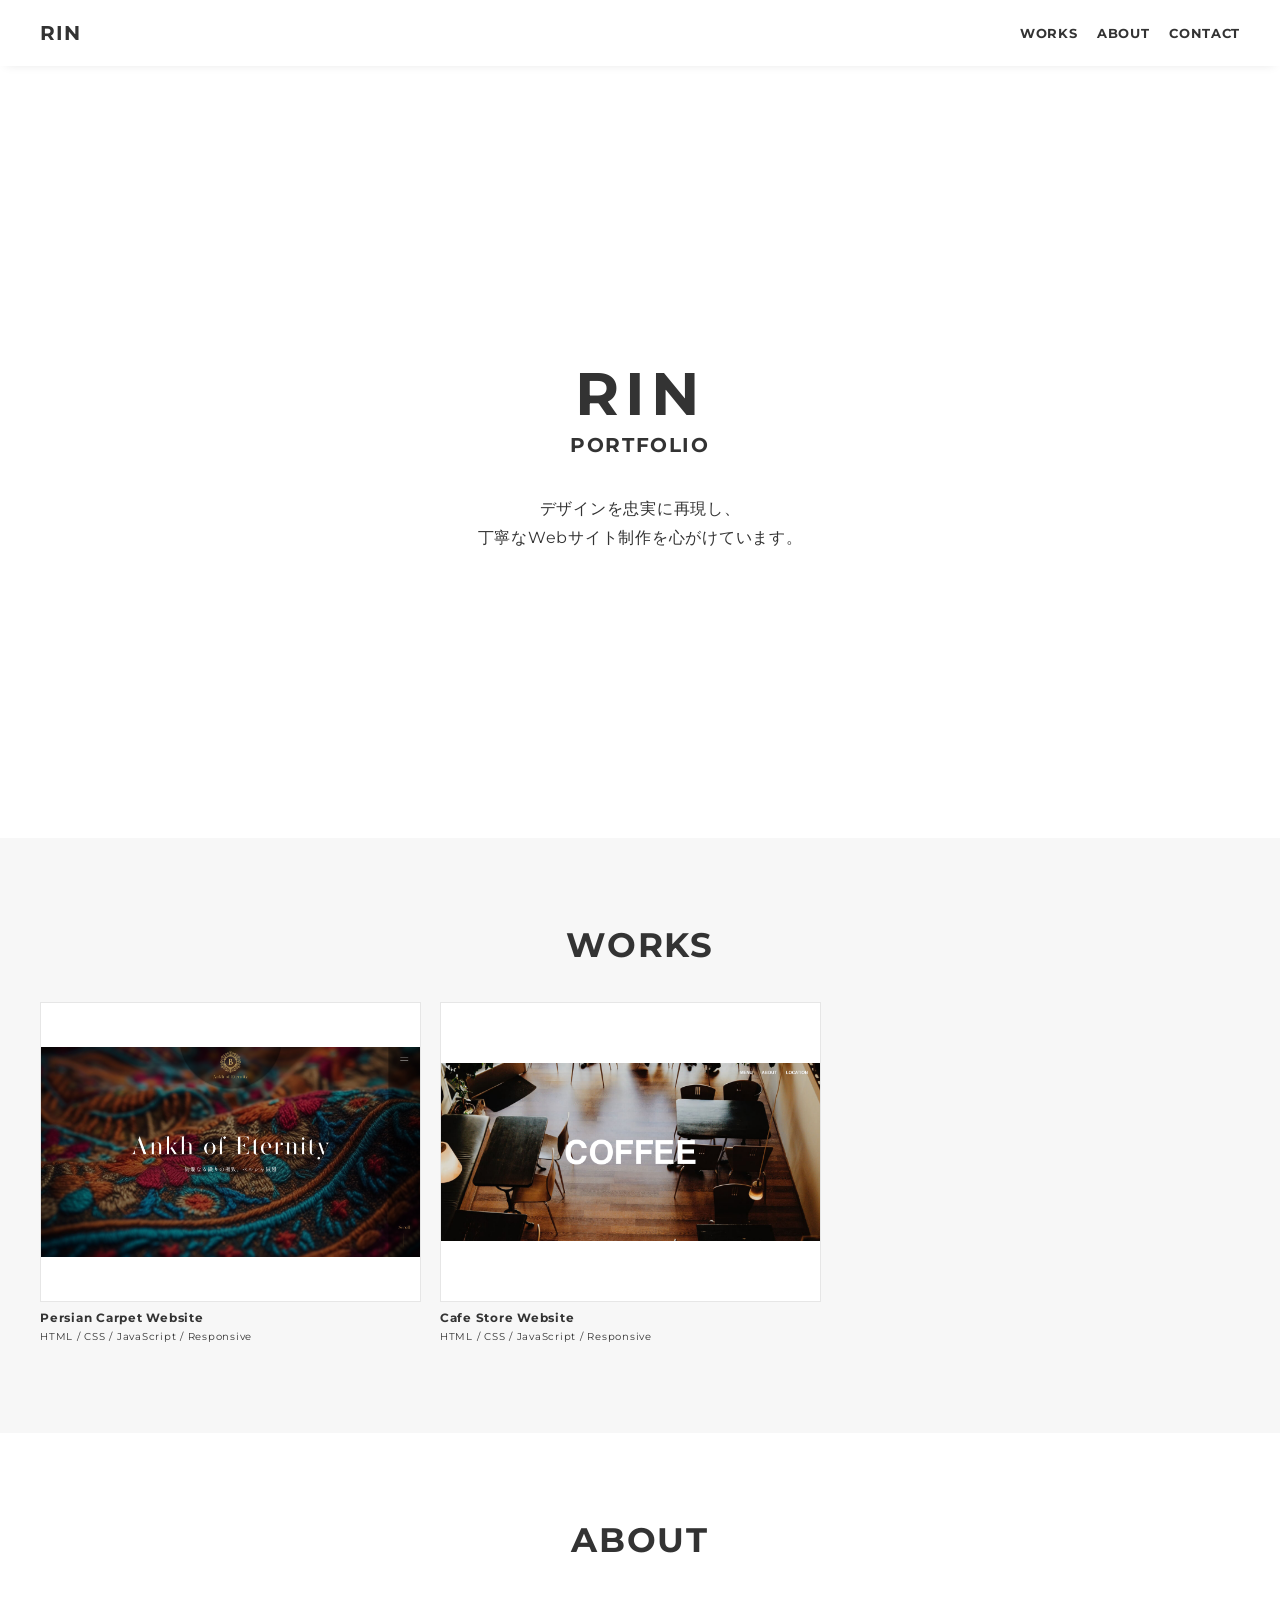
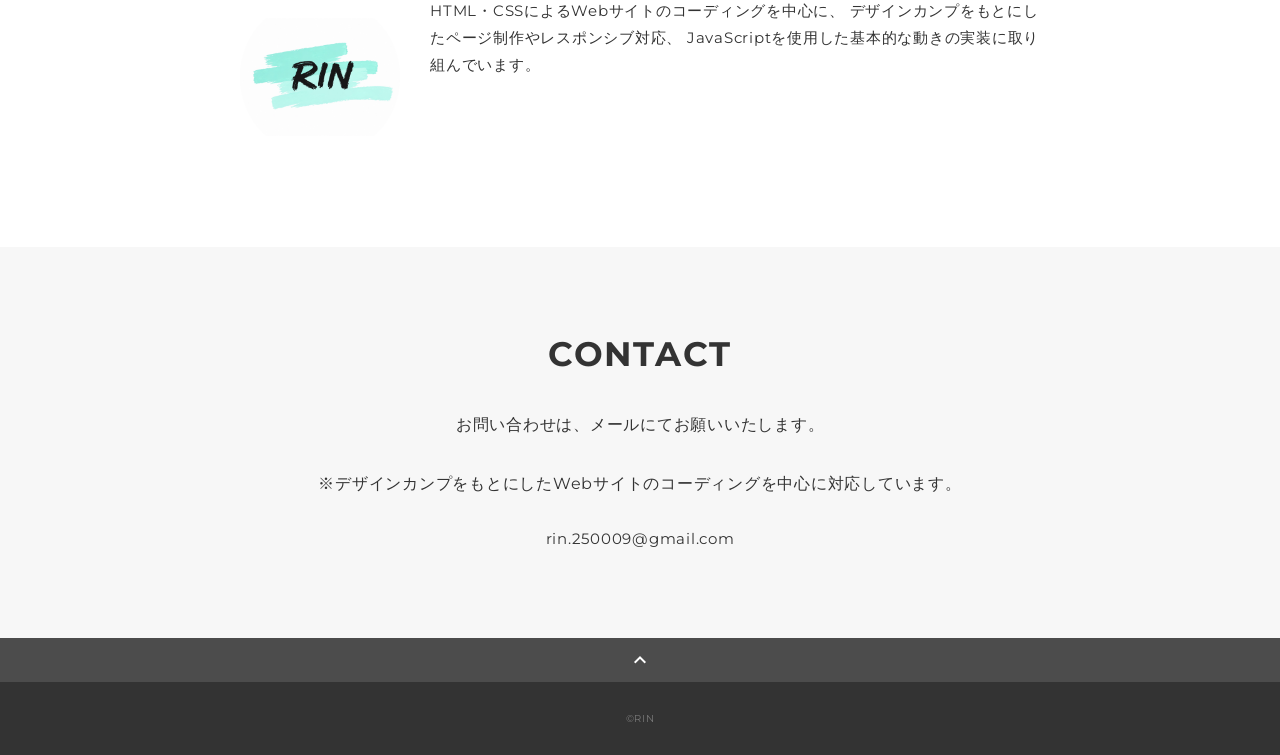
<file: index.html>
<!DOCTYPE html>
<html>

<head>
  <meta charset="utf-8">
  <meta name="viewport" content="width=device-width,initial-scale=1">
  <meta property='og:type' content='website'>
  <meta property='og:title' content='RIN ポートフォリオ'>
  <meta property='og:url' content='https://rin-2525.github.io/portfolio/'>
  <meta property='og:description' content='RINのWeb制作ポートフォリオサイトです。'>
  <meta property="og:image" content="https://rin-2525.github.io/portfolio/img/ogp.png">
  <meta name="description" content="RINのWeb制作ポートフォリオサイトです。" />
  <title>RIN ポートフォリオ</title>
  <link rel="preconnect" href="https://fonts.gstatic.com">
  <link href="https://fonts.googleapis.com/css2?family=Montserrat:wght@400;700&display=swap" rel="stylesheet">
  <link href="https://fonts.googleapis.com/css?family=Material+Icons+Outlined" rel="stylesheet">
  <link href="css/ress.css" media="all" rel="stylesheet" type="text/css" />
  <link href="css/style.css" media="all" rel="stylesheet" type="text/css" />
  <link rel="shortcut icon" href="img/favicon.ico" />
  <link rel="canonical" href="https://rin-2525.github.io/portfolio/">
</head>

<body>
  <div class="wrapper">

    <!-- header -->
    <header class="header ">
      <div class="container">
        <h1 class="header-logo">
          <a href=".">RIN</a>
        </h1>
        <nav class="gnav">
          <ul class="gnav-list">
            <li class="gnav-item"><a href="#works">WORKS</a></li>
            <!-- <li class="gnav-item"><a href="#skill">SKILL</a></li> -->
            <li class="gnav-item"><a href="#about">ABOUT</a></li>
            <li class="gnav-item"><a href="#contact">CONTACT</a></li>
          </ul>
        </nav>
      </div>
    </header>
    <!-- /header -->

    <main class="content">

      <!-- mv -->
      <div class="mv">
        <div class="mv-container">
          <p class="mv-title">RIN</p>
          <p class="mv-subtitle">PORTFOLIO</p>
          <p class="mv-text">
            デザインを忠実に再現し、<br>
            丁寧なWebサイト制作を心がけています。
          </p>
        </div>
      </div>
      <!-- /mv -->

      <!-- works -->
      <section class="works section" id="works">
        <div class="container">
          <h2 class="title">WORKS</h2>
          <div class="works-list">
            <a class="works-item" href="works-carpet.html">
              <div class="works-img"><img src="img/carpet.png" alt="Persian Carpet Website" /></div>
              <p class="works-name">Persian Carpet Website</p>
              <p class="works-info">HTML / CSS / JavaScript / Responsive</p>
            </a>
            <a class="works-item" href="works-cafe.html">
              <div class="works-img"><img src="img/cafe.png" alt="Cafe Store Website" /></div>
              <p class="works-name">Cafe Store Website</p>
              <p class="works-info">HTML / CSS / JavaScript / Responsive</p>
            </a>
          </div>
        </div>
      </section>
      <!-- /works -->

      <!-- skill -->
      <!-- <section class="skill section" id="skill">
        <div class="container">
          <h2 class="title">SKILL</h2>
          <div class="skill-list">
            <div class="skill-item">
              <p class="skill-img"><img src="img/icon_skill.png" alt=""></p>
              <div class="skill-body">
                <h3 class="skill-name">HTML5/CSS3</h3>
                <p class="skill-text">
                  テキストが入りますテキストが入りますテキストが入りますテキストが入りますテキストが入りますテキストが入ります。</p>
              </div>
            </div>
            <div class="skill-item">
              <p class="skill-img"><img src="img/icon_skill.png" alt=""></p>
              <div class="skill-body">
                <h3 class="skill-name">WordPress</h3>
                <p class="skill-text">
                  テキストが入りますテキストが入りますテキストが入りますテキストが入りますテキストが入りますテキストが入ります。</p>
              </div>
            </div>
            <div class="skill-item">
              <p class="skill-img"><img src="img/icon_skill.png" alt=""></p>
              <div class="skill-body">
                <h3 class="skill-name">JavaScript</h3>
                <p class="skill-text">
                  テキストが入りますテキストが入りますテキストが入りますテキストが入りますテキストが入りますテキストが入ります。</p>
              </div>
            </div>
            <div class="skill-item">
              <p class="skill-img"><img src="img/icon_skill.png" alt=""></p>
              <div class="skill-body">
                <h3 class="skill-name">Photoshop</h3>
                <p class="skill-text">
                  テキストが入りますテキストが入りますテキストが入りますテキストが入りますテキストが入りますテキストが入ります。</p>
              </div>
            </div>
            <div class="skill-item">
              <p class="skill-img"><img src="img/icon_skill.png" alt=""></p>
              <div class="skill-body">
                <h3 class="skill-name">Illustrator</h3>
                <p class="skill-text">
                  テキストが入りますテキストが入りますテキストが入りますテキストが入りますテキストが入りますテキストが入ります。</p>
              </div>
            </div>
            <div class="skill-item">
              <p class="skill-img"><img src="img/icon_skill.png" alt=""></p>
              <div class="skill-body">
                <h3 class="skill-name">XD</h3>
                <p class="skill-text">
                  テキストが入りますテキストが入りますテキストが入りますテキストが入りますテキストが入りますテキストが入ります。</p>
              </div>
            </div>
          </div>
        </div>
      </section> -->
      <!-- /skill -->

      <!-- about -->
      <section class="about section" id="about">
        <div class="container">
          <h2 class="title">ABOUT</h2>
          <div class="profile">
            <p class="profile-img">
              <img src="img/IMG_9072.PNG" alt="">
            </p>
            <div class="profile-body">
              <p>
                HTML・CSSによるWebサイトのコーディングを中心に、
                デザインカンプをもとにしたページ制作やレスポンシブ対応、
                JavaScriptを使用した基本的な動きの実装に取り組んでいます。
              </p>
            </div>
          </div>
        </div>
      </section>
      <!-- /about -->

      <!-- contact -->
      <section class="contact section" id="contact">
        <div class="container">
          <h2 class="title">CONTACT</h2>
          <p class="lead">
            お問い合わせは、<br class="sp-only">メールにてお願いいたします。
          </p>
          <p class="lead">
            ※デザインカンプをもとにした<br class="sp-only">Webサイトのコーディングを中心に対応しています。
          </p>
          <div class="contact-list">
            <!-- <a class="contact-item" href="https://twitter.com/" target="_blank" rel="noopener">Twitter</a>
            <a class="contact-item" href="https://www.instagram.com/" target="_blank" rel="noopener">Instagram</a> -->
            <span class="contact-item">rin.250009@gmail.com</span>
          </div>
        </div>
      </section>
      <!-- /contact -->
      <div class="page-top" id="js-page-top">
        <span class="material-icons-outlined">expand_less</span>
      </div>
    </main>

    <!-- footer -->
    <footer class="footer">
      <div class="copyright">&copy;RIN</div>
    </footer>
    <!-- /footer -->

  </div>
  <script src="https://ajax.googleapis.com/ajax/libs/jquery/3.6.0/jquery.min.js"></script>
  <script type='text/javascript' src="js/script.js"></script>
</body>

</html>
</file>
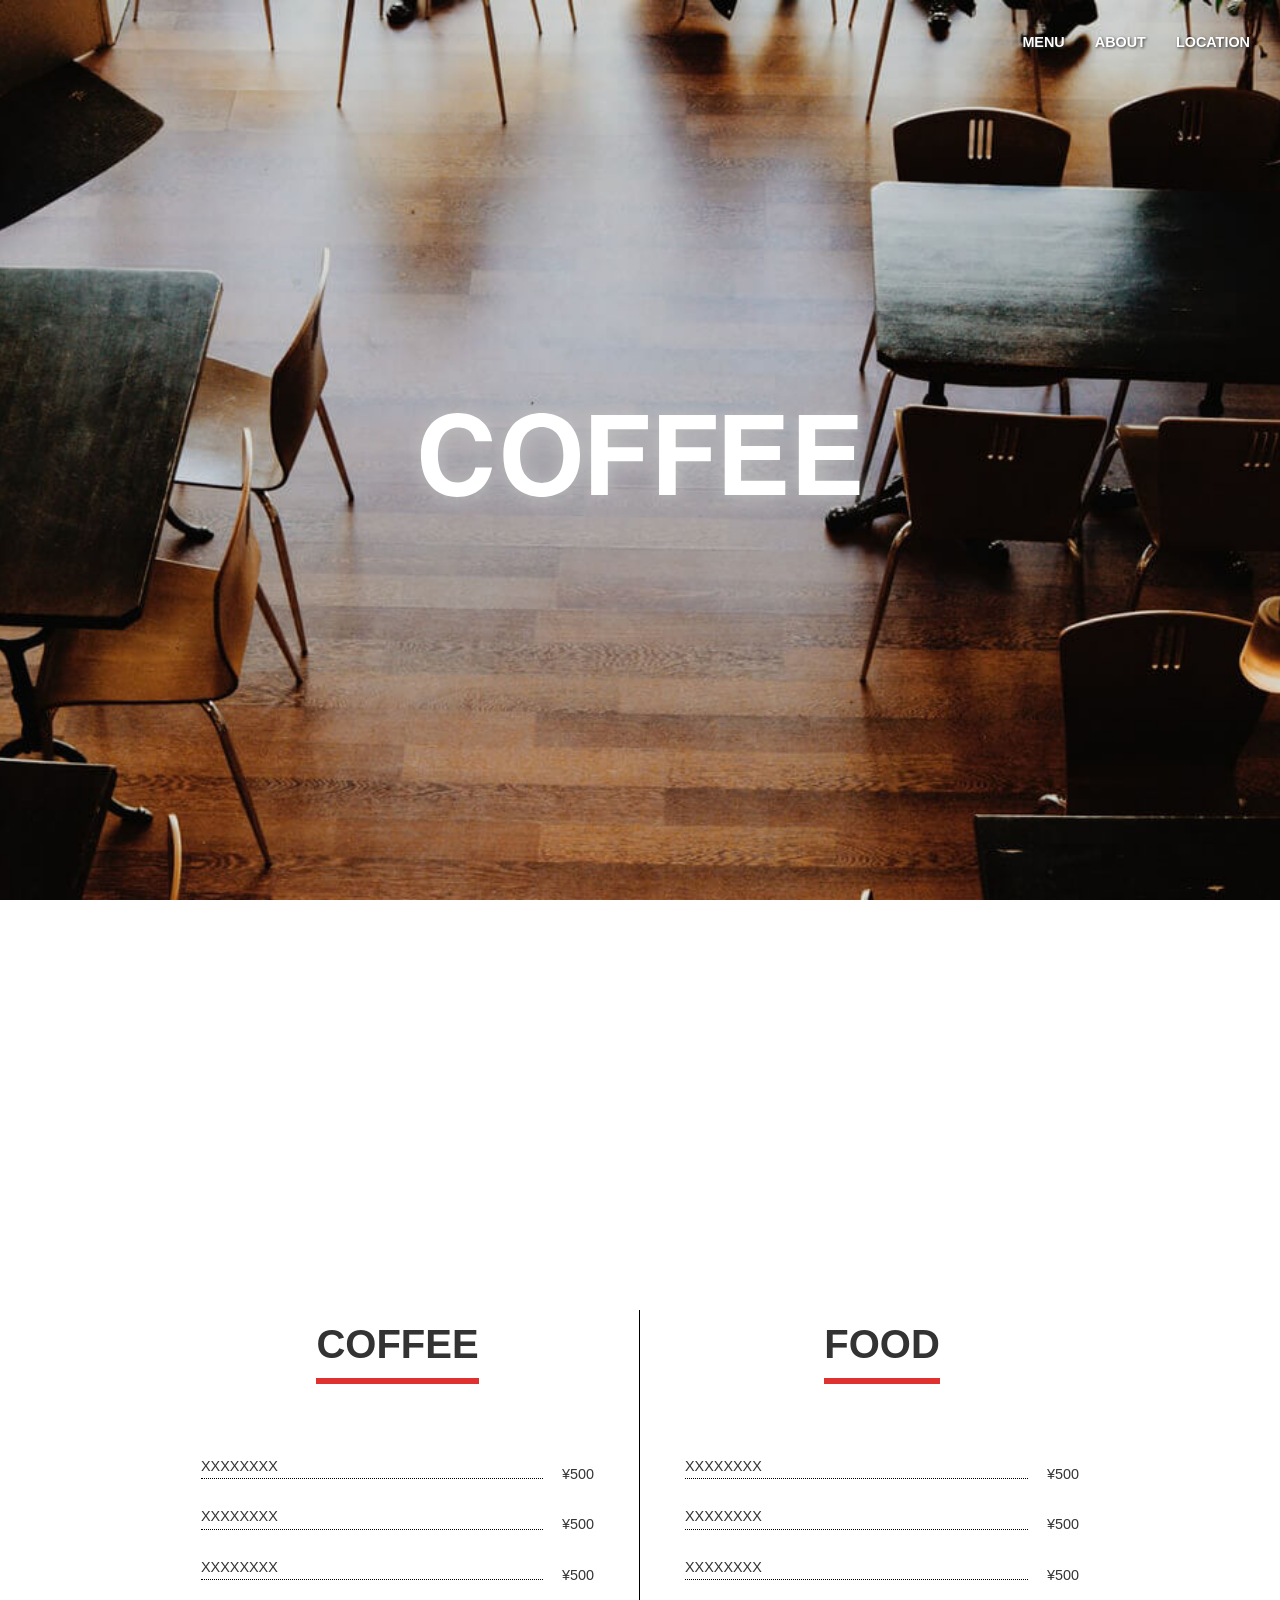
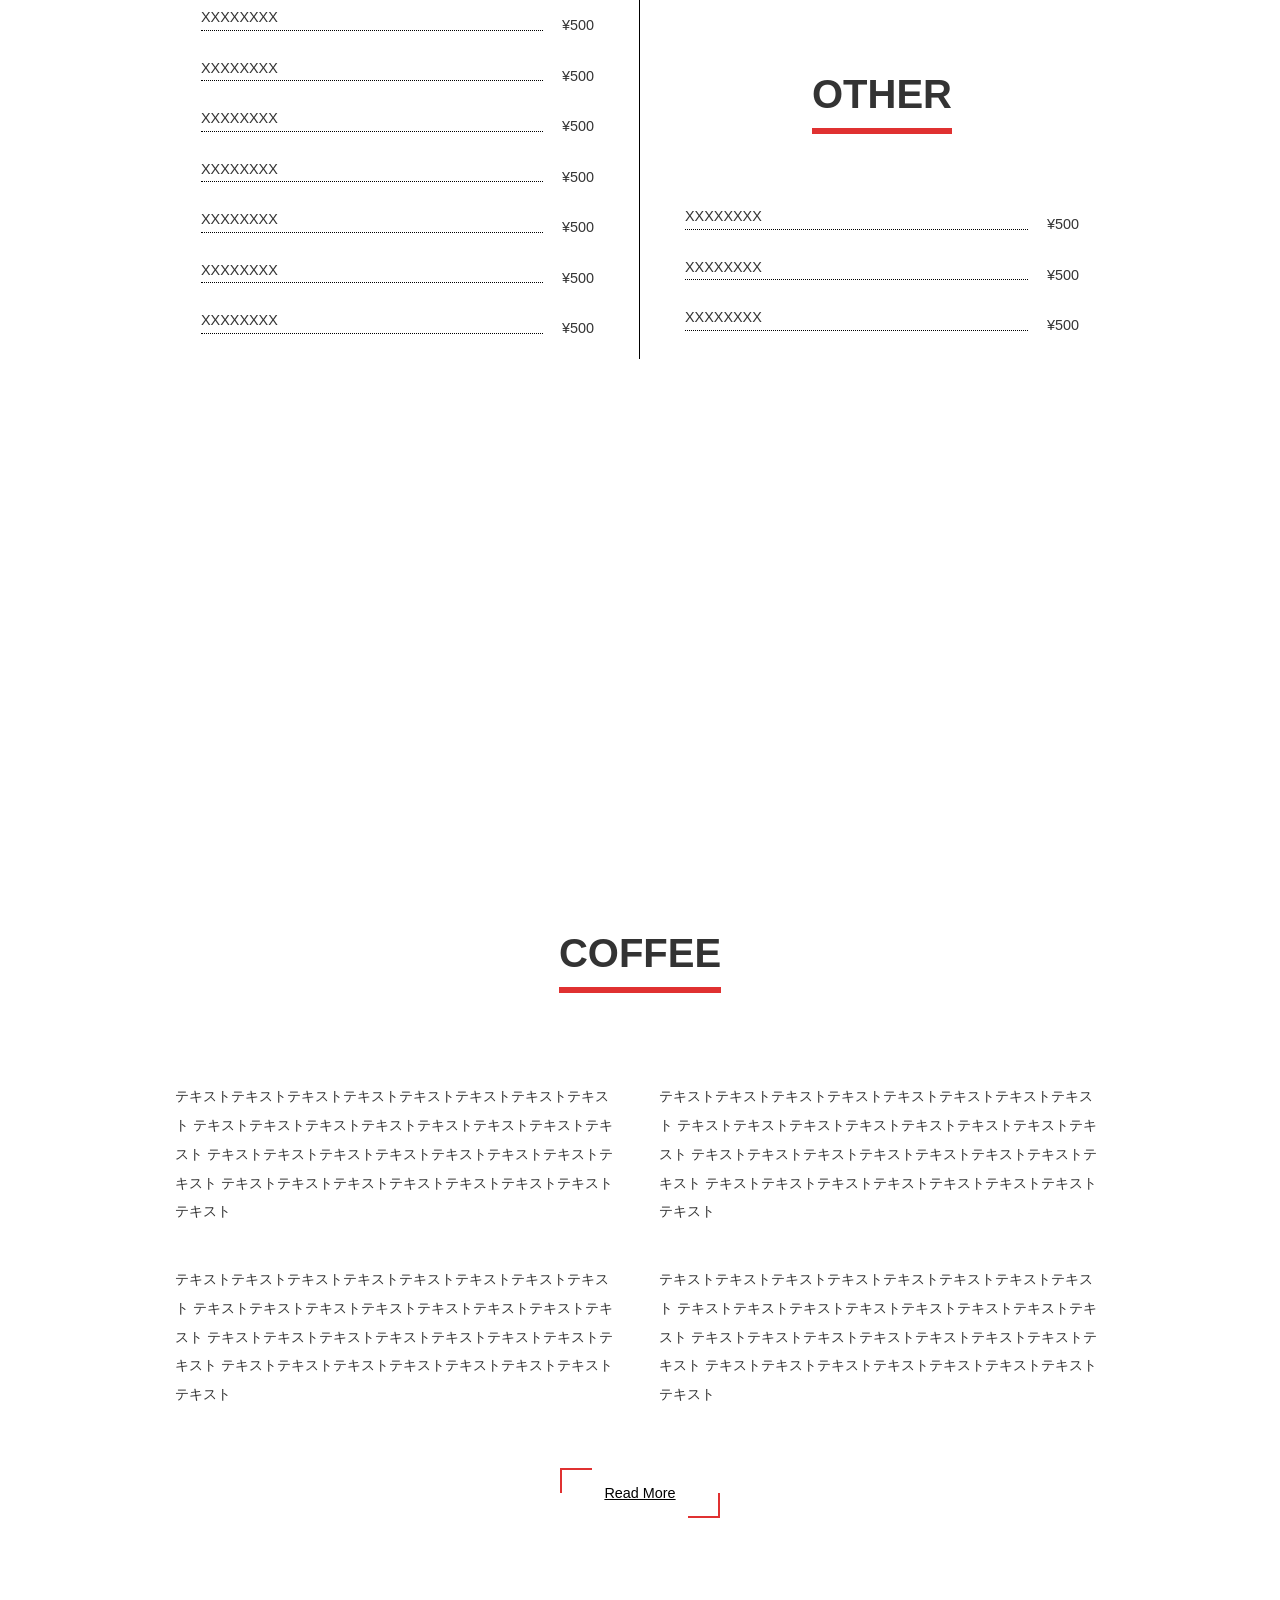
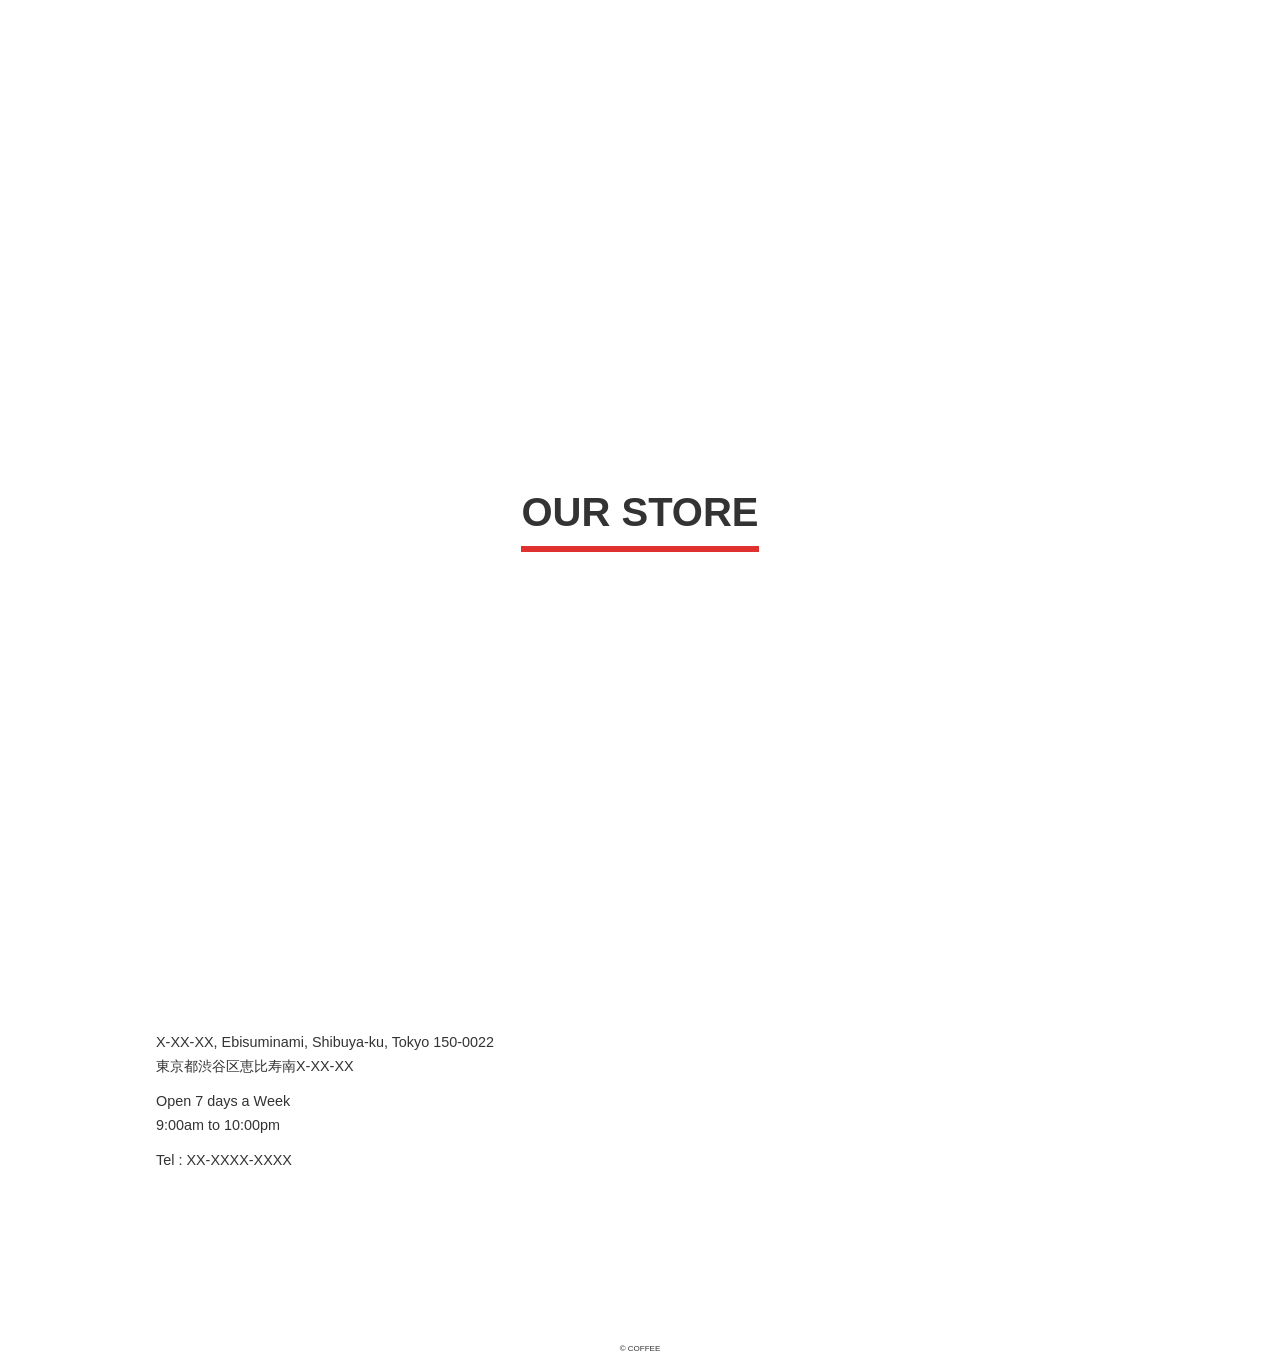
<file: works/cafe website/index.html>
<!DOCTYPE html>
<html lang="ja">

<head>
    <meta charset="UTF-8">
    <meta name="viewport" content="width=device-width, initial-scale=1.0">
    <title>COFFEE</title>
    <meta name="robots" content="noindex">
    <meta name="description" content="COFFEEの店舗紹介サイトです。">
    <!-- favicon -->
    <link rel="icon" href="img/favicon.ico">
    <link rel="stylesheet" href="style.css">
    <script src="main.js" defer></script>
</head>

<body>
    <header id="header">
        <nav>
            <ul>
                <li>
                    <a href="#menu">MENU</a>
                </li>
                <li>
                    <a href="#about">ABOUT</a>
                </li>
                <li>
                    <a href="#location">LOCATION</a>
                </li>
            </ul>
        </nav>
        <h1 class="site-title"><img src="img/logo.svg" alt="COFFEE"></h1>
    </header>

    <main>
        <section id="menu">
            <div class="menu-img fixed-bg">
                <h2 class="sec-title">MENU</h2>
            </div>
            <div class="menu-content wrapper">
                <div class="menu-item">
                    <h3 class="item-title">COFFEE</h3>
                    <dl>
                        <dt>XXXXXXXX</dt>
                        <dd>¥500</dd>
                        <dt>XXXXXXXX</dt>
                        <dd>¥500</dd>
                        <dt>XXXXXXXX</dt>
                        <dd>¥500</dd>
                        <dt>XXXXXXXX</dt>
                        <dd>¥500</dd>
                        <dt>XXXXXXXX</dt>
                        <dd>¥500</dd>
                        <dt>XXXXXXXX</dt>
                        <dd>¥500</dd>
                        <dt>XXXXXXXX</dt>
                        <dd>¥500</dd>
                        <dt>XXXXXXXX</dt>
                        <dd>¥500</dd>
                        <dt>XXXXXXXX</dt>
                        <dd>¥500</dd>
                        <dt>XXXXXXXX</dt>
                        <dd>¥500</dd>
                    </dl>
                </div>
                <div class="menu-item">
                    <h3 class="item-title">FOOD</h3>
                    <dl class="food">
                        <dt>XXXXXXXX</dt>
                        <dd>¥500</dd>
                        <dt>XXXXXXXX</dt>
                        <dd>¥500</dd>
                        <dt>XXXXXXXX</dt>
                        <dd>¥500</dd>
                    </dl>
                    <h3 class="item-title">OTHER</h3>
                    <dl>
                        <dt>XXXXXXXX</dt>
                        <dd>¥500</dd>
                        <dt>XXXXXXXX</dt>
                        <dd>¥500</dd>
                        <dt>XXXXXXXX</dt>
                        <dd>¥500</dd>
                    </dl>
                </div>
            </div>
        </section>

        <section id="about">
            <div class="about-img fixed-bg">
                <h2 class="sec-title">ABOUT</h2>
            </div>
            <div class="about-content wrapper">
                <h3 class="item-title">COFFEE</h3>
                <ul>
                    <li>テキストテキストテキストテキストテキストテキストテキストテキスト
                        テキストテキストテキストテキストテキストテキストテキストテキスト
                        テキストテキストテキストテキストテキストテキストテキストテキスト
                        テキストテキストテキストテキストテキストテキストテキストテキスト</li>
                    <li>テキストテキストテキストテキストテキストテキストテキストテキスト
                        テキストテキストテキストテキストテキストテキストテキストテキスト
                        テキストテキストテキストテキストテキストテキストテキストテキスト
                        テキストテキストテキストテキストテキストテキストテキストテキスト</li>
                    <li>テキストテキストテキストテキストテキストテキストテキストテキスト
                        テキストテキストテキストテキストテキストテキストテキストテキスト
                        テキストテキストテキストテキストテキストテキストテキストテキスト
                        テキストテキストテキストテキストテキストテキストテキストテキスト</li>
                    <li>テキストテキストテキストテキストテキストテキストテキストテキスト
                        テキストテキストテキストテキストテキストテキストテキストテキスト
                        テキストテキストテキストテキストテキストテキストテキストテキスト
                        テキストテキストテキストテキストテキストテキストテキストテキスト</li>
                </ul>
                <a class="btn" href="#">
                    <span>Read More</span>
                </a>
            </div>
        </section>
        <section id="location">
            <div class="location-img fixed-bg">
                <h2 class="sec-title">LOCATION</h2>
            </div>
            <div class="location-content wrapper">
                <div class="location-item">
                    <h3 class="item-title">OUR STORE</h3>
                    <div class="item-map"><iframe
                            src="https://www.google.com/maps/embed?pb=!1m18!1m12!1m3!1d4585.299293219977!2d139.7062494041788!3d35.64507269733178!2m3!1f0!2f0!3f0!3m2!1i1024!2i768!4f13.1!3m3!1m2!1s0x60188b40ba660b1b%3A0x8858088b6942f55f!2z44CSMTUwLTAwMjIg5p2x5Lqs6YO95riL6LC35Yy65oG15q-U5a-_5Y2X!5e0!3m2!1sja!2sjp!4v1592748907506!5m2!1sja!2sjp"></iframe>
                    </div>
                    <div class="item-info">
                        <p>
                            X-XX-XX, Ebisuminami, Shibuya-ku, Tokyo 150-0022<br>
                            東京都渋谷区恵比寿南X-XX-XX
                        </p>
                        <p>
                            Open 7 days a Week<br>
                            9:00am to 10:00pm
                        </p>
                        <p>Tel : XX-XXXX-XXXX</p>
                    </div>
                </div>
            </div>
        </section>
    </main>

    <footer id="footer">
        <p>© COFFEE</p>
    </footer>
</body>

</html>
</file>
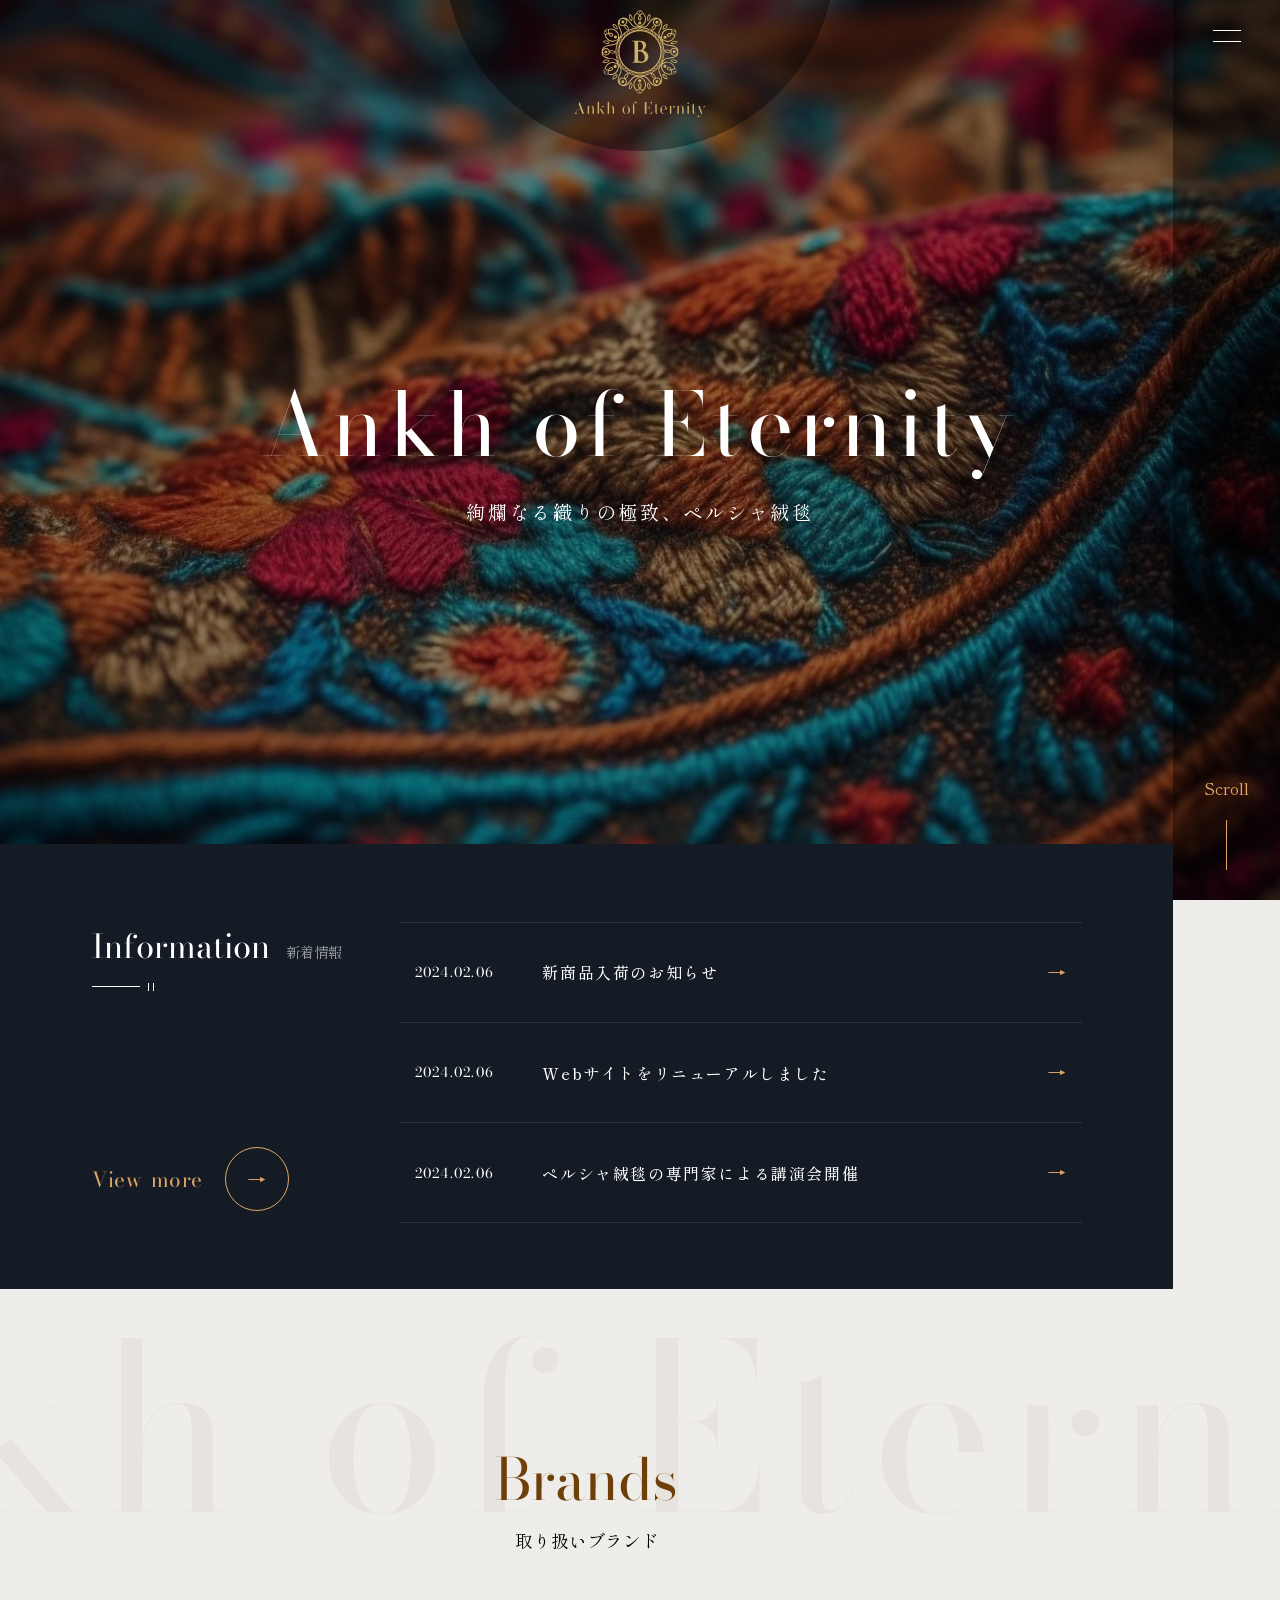
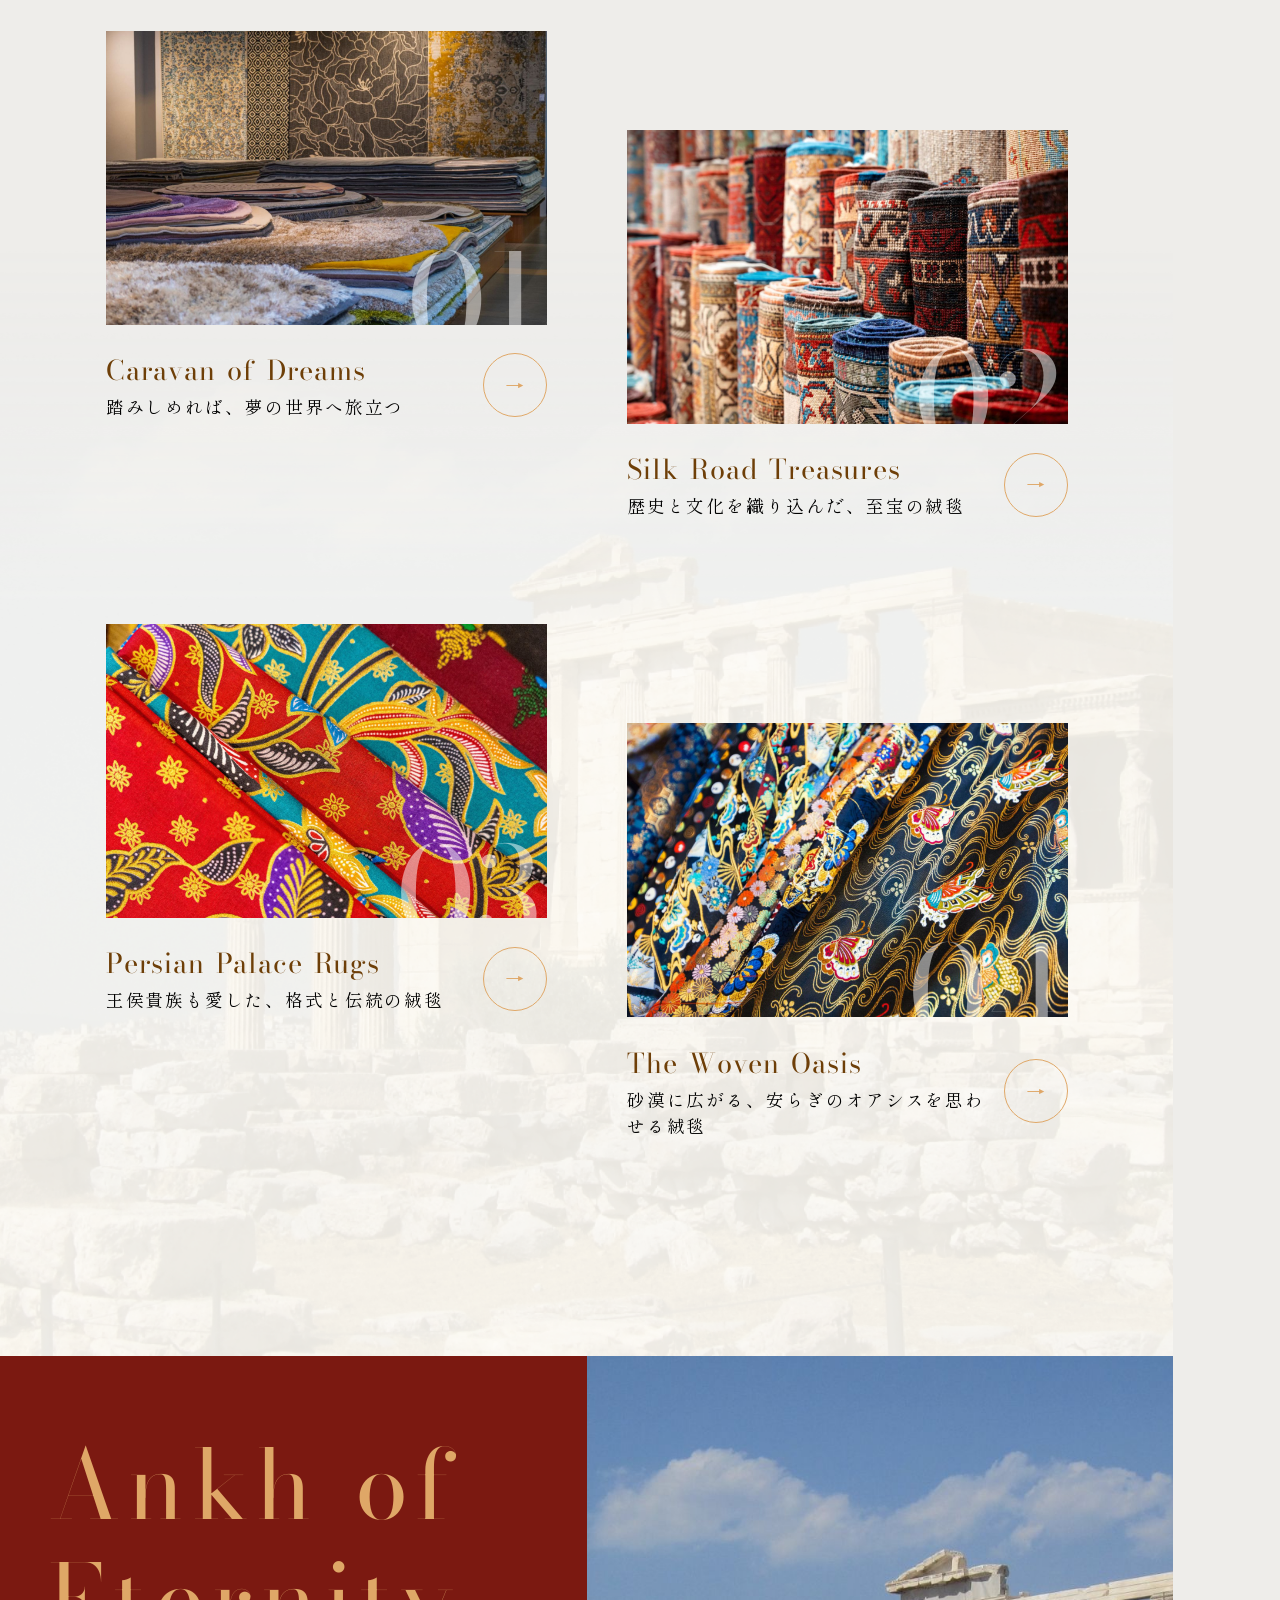
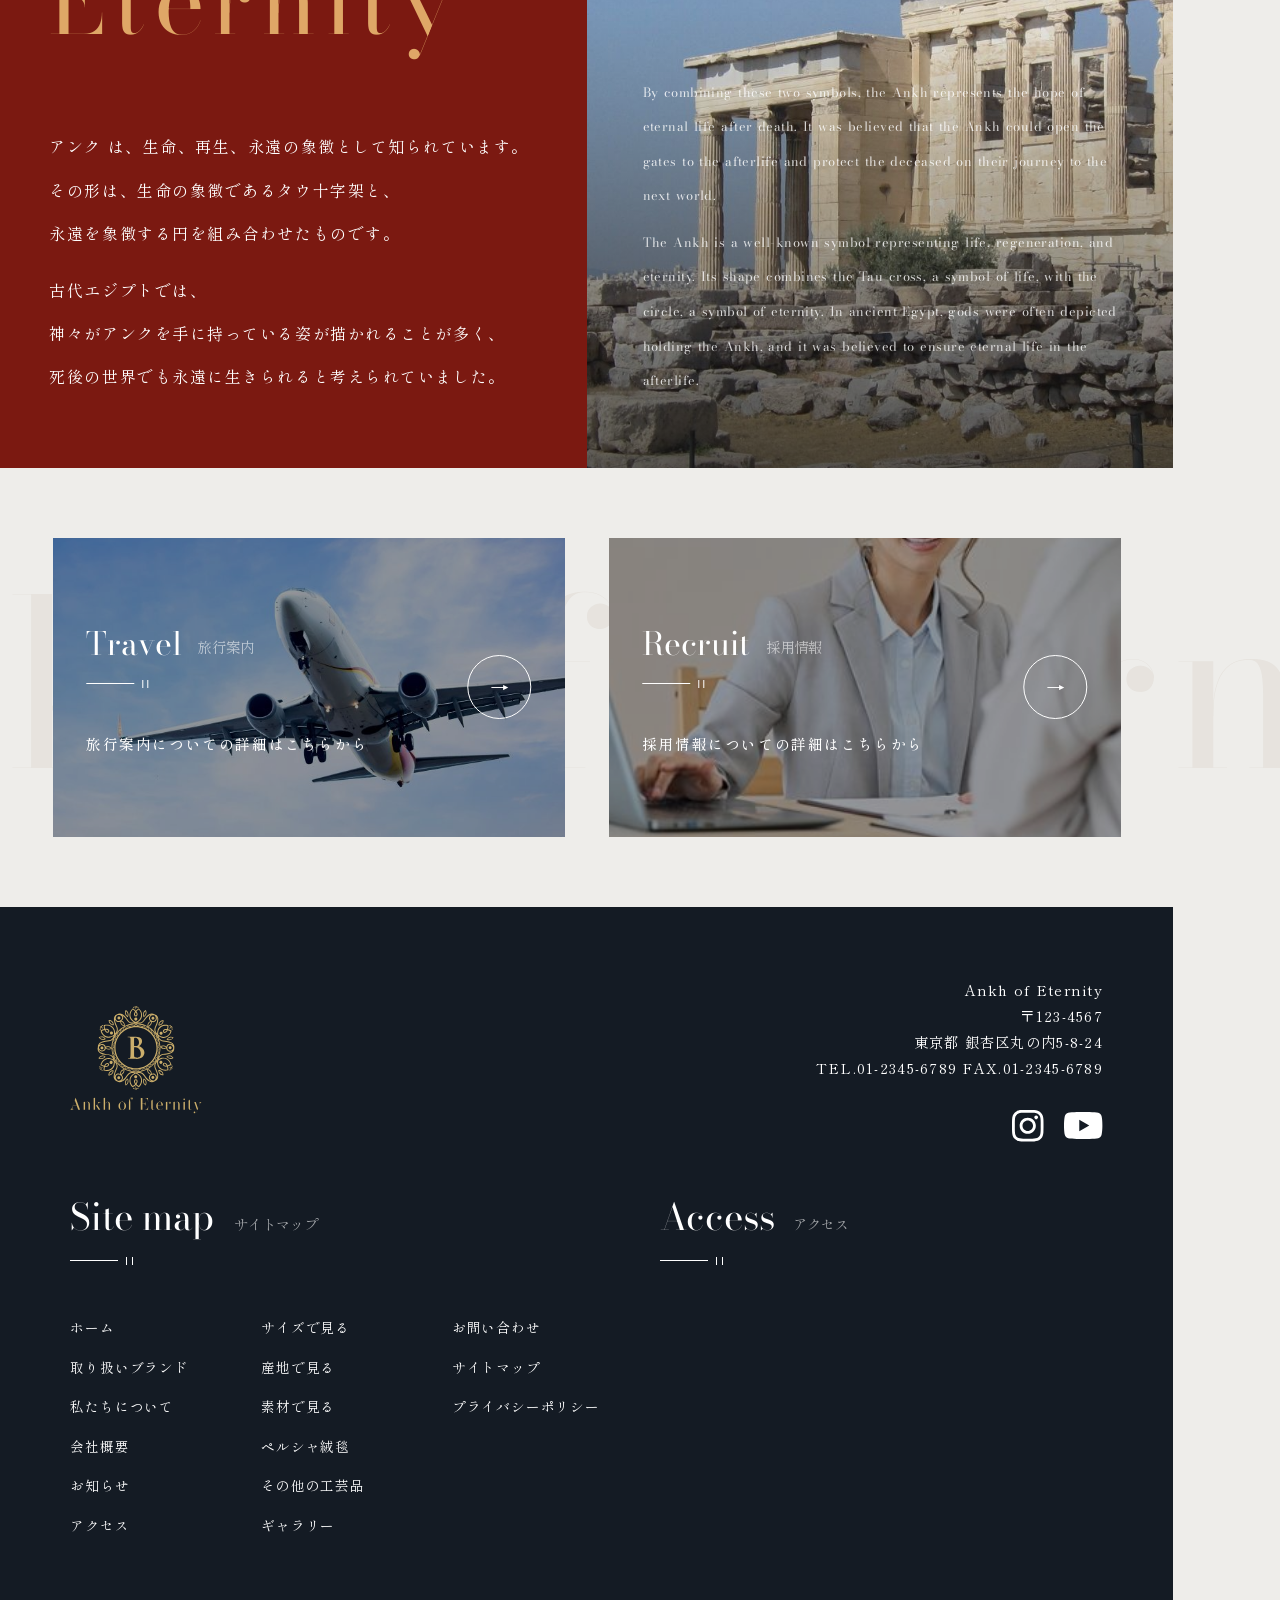
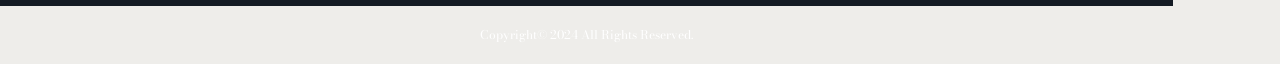
<file: works/Persian carpet website/index.html>
<!DOCTYPE html>
<html lang="ja">

<head>
    <meta charset="UTF-8">
    <meta name="viewport" content="width=device-width, initial-scale=1.0">
    <title>Ankh of Eternity</title>

    <meta name="robots" content="noindex">

    <meta name="description" content="Ankh of Eternityのブランドサイト">

    <!-- OGP -->
    <meta property="og:title" content="Ankh of Eternity">
    <meta property="og:description" content="Ankh of Eternityのブランドサイト">
    <meta property="og:type" content="website">
    <meta property="og:image" content="公開URL/img/OGP.png">

    <!-- favicon -->
    <link rel="icon" type="image/png" href="img/webclip.png">

    <!-- Web Clip -->
    <link rel="apple-touch-icon" href="img/webclip.png">

    <!-- Google Fonts -->
    <link rel="preconnect" href="https://fonts.googleapis.com">
    <link rel="preconnect" href="https://fonts.gstatic.com" crossorigin>
    <link
        href="https://fonts.googleapis.com/css2?family=Bodoni+Moda:ital,opsz,wght@0,6..96,400..900;1,6..96,400..900&family=Shippori+Mincho:wght@400;500&family=Zen+Kaku+Gothic+Antique&display=swap"
        rel="stylesheet">

    <link rel="stylesheet" href="style.css">
    <script src="main.js" defer></script>
</head>

<body>
    <header>
        <div class="hero-content">
            <h1>
                Ankh<br class="sp-br">
                of<br class="sp-br">
                Eternity
            </h1>
            <p>絢爛なる織りの極致、ペルシャ絨毯</p>
        </div>
        <img src="img/logo.svg" alt="Ankh of Eternity logo">
        <div class="sidebar">
            <button class="menu-open" aria-label="メニューを開く"></button>
            <p>Scroll</p>
        </div>
    </header>

    <nav class="menu">
        <img src="img/logo.svg" alt="Ankh of Eternity logo">
        <button class="menu-close" aria-label="メニューを閉じる"></button>
        <ul>
            <li><a href="#information">Information<span>新着情報</span></a></li>
            <li><a href="#brands">Brands<span>取り扱いブランド</span></a></li>
            <li><a href="#travel">Travel<span>旅行案内</span></a></li>
            <li><a href="#recruit">Recruit<span>採用情報</span></a></li>
        </ul>
    </nav>

    <main>
        <section id="information">
            <div class="main-inner">
                <div class="information-inner">
                    <h2 class="line">Information
                        <span>新着情報</span>
                    </h2>
                    <ul class="news-list">
                        <li>
                            <a href="#">
                                <time datetime="2024-02-06">2024.02.06</time>
                                <span class="news-text font-medium">新商品入荷のお知らせ</span>
                                <span>→</span>
                            </a>
                        </li>
                        <li>
                            <a href="#">
                                <time datetime="2024-02-06">2024.02.06</time>
                                <span class="news-text font-medium">Webサイトをリニューアルしました</span>
                                <span>→</span>
                            </a>
                        </li>
                        <li>
                            <a href="#">
                                <time datetime="2024-02-06">2024.02.06</time>
                                <span class="news-text font-medium">ペルシャ絨毯の専門家による講演会開催</span>
                                <span>→</span>
                            </a>
                        </li>
                    </ul>
                    <div>
                        <a href="#">
                            <span>View more</span>
                            <span class="arrow-action">→</span>
                        </a>
                    </div>
                </div>
            </div>
        </section>

        <section id="brands">
            <div class="bg-text-wrapper">
                <p class="bg-text">Ankh of Eternity</p>
            </div>
            <div class="main-inner">
                <div class="brands-heading">
                    <h2>Brands</h2>
                    <p>取り扱いブランド</p>
                </div>
                <div class="brands-list">
                    <div class="brand-info">
                        <div class="image-wrapper">
                            <img src="img/1.image.jpg" alt="Caravan of Dreamsの絨毯">
                            <span>01</span>
                        </div>
                        <div class="brand-text">
                            <article>
                                <h3>Caravan of Dreams</h3>
                                <p>踏みしめれば、夢の世界へ旅立つ</p>
                                <a href="#" class="arrow-action">→</a>
                            </article>
                        </div>
                    </div>

                    <div class="brand-info">
                        <div class="image-wrapper">
                            <img src="img/2.image.jpg" alt="Silk Road Treasuresの絨毯">
                            <span>02</span>
                        </div>
                        <div class="brand-text">
                            <article>
                                <h3>Silk Road Treasures</h3>
                                <p>歴史と文化を織り込んだ、至宝の絨毯</p>
                                <a href="#" class="arrow-action">→</a>
                            </article>
                        </div>
                    </div>

                    <div class="brand-info">
                        <div class="image-wrapper">
                            <img src="img/3.image.jpg" alt="Persian Palace Rugsの絨毯">
                            <span>03</span>
                        </div>
                        <div class="brand-text">
                            <article>
                                <h3>Persian Palace Rugs</h3>
                                <p>王侯貴族も愛した、格式と伝統の絨毯</p>
                                <a href="#" class="arrow-action">→</a>
                            </article>
                        </div>
                    </div>

                    <div class="brand-info">
                        <div class="image-wrapper">
                            <img src="img/4.image.jpg" alt="The Woven Oasisの絨毯">
                            <span>04</span>
                        </div>
                        <div class="brand-text">
                            <article>
                                <h3>The Woven Oasis</h3>
                                <p>砂漠に広がる、安らぎのオアシスを思わせる絨毯</p>
                                <a href="#" class="arrow-action">→</a>
                            </article>
                        </div>
                    </div>
                </div>
            </div>
        </section>

        <section id="story">
            <div class="main-inner">
                <article>
                    <div class="ankh-japanese">
                        <div class="story-content">
                            <h2>
                                Ankh<br class="sp-br">
                                of<br>
                                Eternity
                            </h2>
                            <p>アンク は、生命、再生、永遠の象徴として知られています。<br>その形は、生命の象徴であるタウ十字架と、<br>永遠を象徴する円を組み合わせたものです。</p>
                            <p>古代エジプトでは、<br class="pc-br">神々がアンクを手に持っている姿が描かれることが多く、<br
                                    class="pc-br">死後の世界でも永遠に生きられると考えられていました。</p>
                        </div>
                    </div>
                    <div class="ankh-english">
                        <div class="story-content">
                            <p>
                                By combining these two symbols, the Ankh represents the hope of <br
                                    class="pc-br">eternal
                                life after death. It
                                was
                                believed that the Ankh could open the <br class="pc-br">gates to the afterlife and
                                protect
                                the deceased on
                                their
                                journey to the <br class="pc-br">next world.
                            </p>
                            <p>
                                The Ankh is a well-known symbol representing life, regeneration, and <br
                                    class="pc-br">eternity. Its shape
                                combines
                                the
                                Tau cross, a symbol of life, with the <br class="pc-br">circle, a symbol of eternity. In
                                ancient Egypt, gods
                                were
                                often depicted <br class="pc-br">holding the Ankh, and it was believed to ensure eternal
                                life in the<br class="pc-br">
                                afterlife.
                            </p>
                        </div>
                    </div>
                </article>
            </div>
        </section>

        <section id="subpages">
            <div class="bg-text-wrapper">
                <p class="bg-text">Ankh of Eternity</p>
            </div>
            <div class="main-inner">
                <div class="subpages-inner">
                    <article id="travel">
                        <div class="subpages-content">
                            <h2 class="line">Travel<span>旅行案内</span></h2>
                            <p class="font-medium">旅行案内についての詳細はこちらから</p>
                            <a href="#" class="arrow-action">→</a>
                        </div>
                        <img src="img/1.SubpageButton.jpg" alt=" " class="travel-img">
                    </article>
                    <article id="recruit">
                        <div class="subpages-content">
                            <h2 class="line">Recruit<span>採用情報</span></h2>
                            <p class="font-medium">採用情報についての詳細はこちらから</p>
                            <a href="#" class="arrow-action">→</a>
                        </div>
                        <img src="img/2.SubpageButton.jpg" alt="" class="recruit-img">
                    </article>
                </div>
            </div>
        </section>
    </main>

    <footer>
        <div class="main-inner">
            <div class="footer-inner">
                <div class="info">
                    <div class="info-logo">
                        <img src="img/logo.svg" alt="Ankh of Eternity logo">
                    </div>
                    <div class="info-detail">
                        <p>Ankh of Eternity</p>
                        <p>〒123-4567</p>
                        <p>東京都 銀杏区丸の内5-8-24</p>
                        <p>TEL.01-2345-6789 FAX.01-2345-6789</p>
                        <div class="sns">
                            <a href="#">
                                <img src="img/Icon awesome-instagram.svg" alt="instagram">
                            </a>
                            <a href="#">
                                <img src="img/Icon awesome-youtube.svg" alt="youtube">
                            </a>
                        </div>
                    </div>
                </div>
                <div class="footer-bottom">
                    <div class="sitemap">
                        <h2 class="line">Site map
                            <span>サイトマップ</span>
                        </h2>
                        <div class="sitemap-list">
                            <ul>
                                <li><a href="#">ホーム</a></li>
                                <li><a href="#">取り扱いブランド</a></li>
                                <li><a href="#">私たちについて</a></li>
                                <li><a href="#">会社概要</a></li>
                                <li><a href="#">お知らせ</a></li>
                                <li><a href="#">アクセス</a></li>
                            </ul>
                            <ul>
                                <li><a href="#">サイズで見る</a></li>
                                <li><a href="#">産地で見る</a></li>
                                <li><a href="#">素材で見る</a></li>
                                <li><a href="#">ペルシャ絨毯</a></li>
                                <li><a href="#">その他の工芸品</a></li>
                                <li><a href="#">ギャラリー</a></li>
                            </ul>
                            <ul>
                                <li><a href="#">お問い合わせ</a></li>
                                <li><a href="#">サイトマップ</a></li>
                                <li><a href="#">プライバシーポリシー</a></li>
                            </ul>
                        </div>
                    </div>
                    <div class="access">
                        <h2 class="line">Access
                            <span>アクセス</span>
                        </h2>
                        <div class="item-map">
                            <iframe
                                src="https://www.google.com/maps/embed?pb=!1m18!1m12!1m3!1d6481.717629354319!2d139.76536685!3d35.68047824999999!2m3!1f0!2f0!3f0!3m2!1i1024!2i768!4f13.1!3m3!1m2!1s0x60188bfbcd794975%3A0x239c242b7b27f6c9!2z44CSMTAwLTAwMDUg5p2x5Lqs6YO95Y2D5Luj55Sw5Yy65Li444Gu5YaF!5e0!3m2!1sja!2sjp!4v1791105784690!5m2!1sja!2sjp"
                                allowfullscreen="" loading="lazy"
                                referrerpolicy="strict-origin-when-cross-origin"></iframe>
                        </div>
                    </div>
                </div>
            </div>
            <div class="copyright">
                <p>Copyright© 2024 All Rights Reserved.</p>
            </div>
        </div>
    </footer>
</body>

</html>
</file>
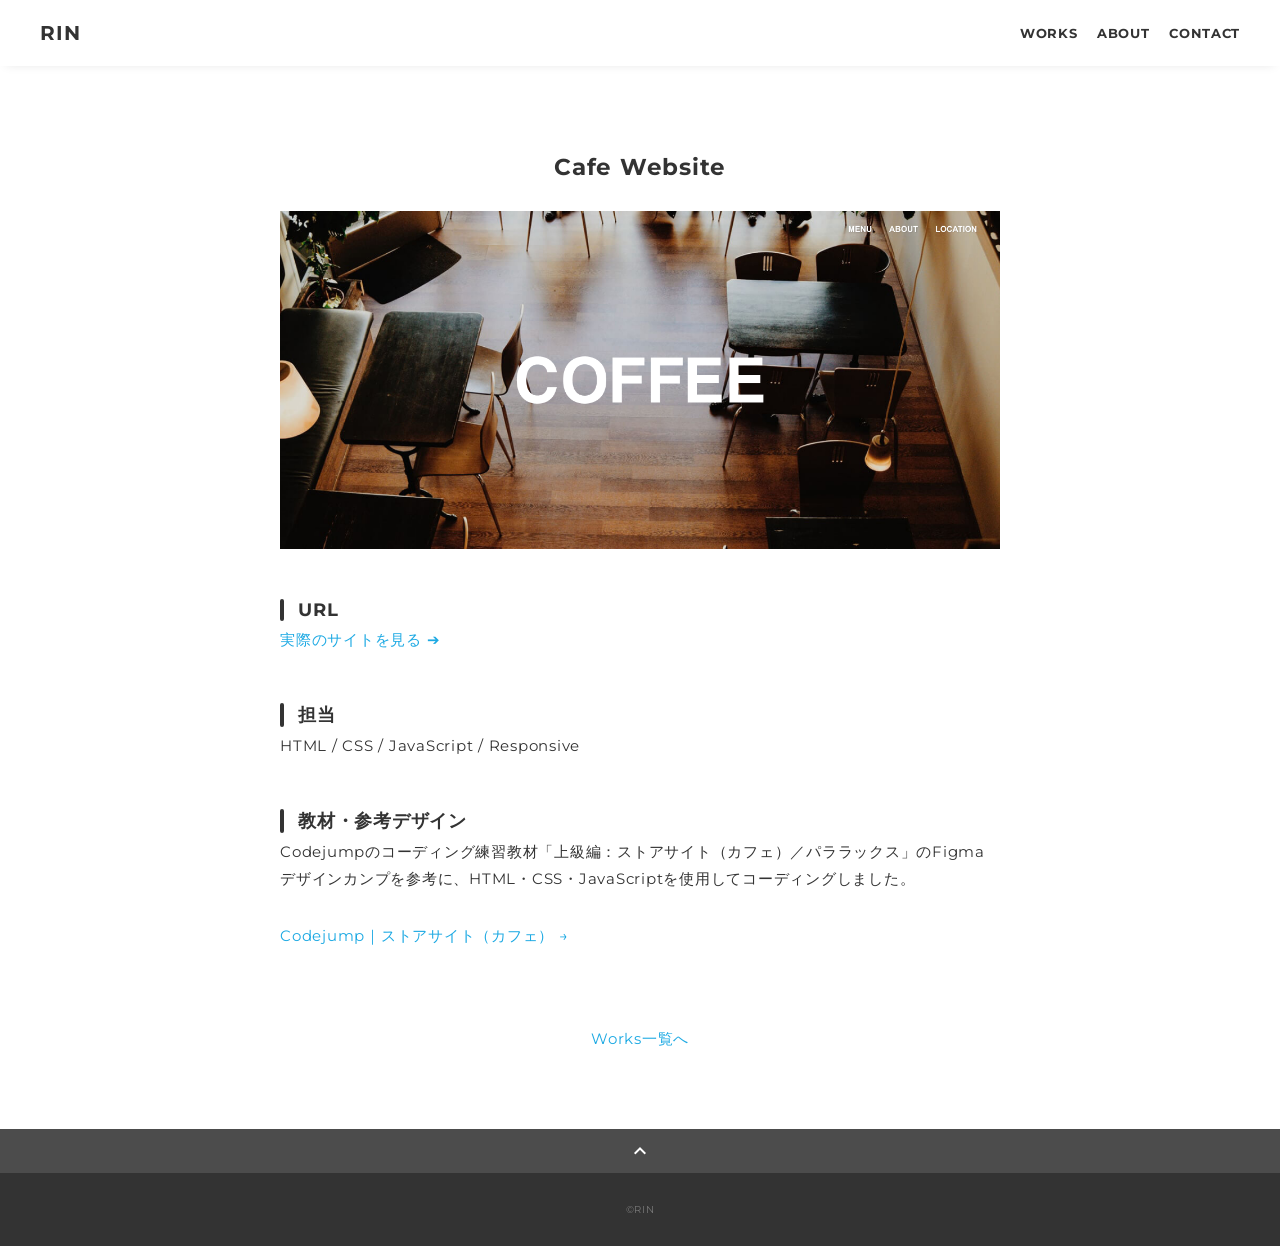
<file: works-cafe.html>
<!DOCTYPE html>
<html>

<head>
  <meta charset="utf-8">
  <meta name="viewport" content="width=device-width,initial-scale=1">
  <meta property='og:type' content='website'>
  <meta property='og:title' content='RIN ポートフォリオ'>
  <meta property='og:url' content='https://rin-2525.github.io/portfolio/'>
  <meta property='og:description' content='RINのWeb制作ポートフォリオサイトです。'>
  <meta property="og:image" content="https://rin-2525.github.io/portfolio/img/ogp.png">
  <meta name="description" content="RINのWeb制作ポートフォリオサイトです。" />
  <title>RIN ポートフォリオ</title>
  <link rel="preconnect" href="https://fonts.gstatic.com">
  <link href="https://fonts.googleapis.com/css2?family=Montserrat:wght@400;700&display=swap" rel="stylesheet">
  <link href="https://fonts.googleapis.com/css?family=Material+Icons+Outlined" rel="stylesheet">
  <link href="css/ress.css" media="all" rel="stylesheet" type="text/css" />
  <link href="css/style.css" media="all" rel="stylesheet" type="text/css" />
  <link rel="shortcut icon" href="img/favicon.ico" />
  <link rel="canonical" href="https://rin-2525.github.io/portfolio/">
</head>

<body>
  <div class="wrapper">

    <!-- header -->
    <header class="header ">
      <div class="container">
        <h1 class="header-logo">
          <a href=".">RIN</a>
        </h1>
        <nav class="gnav">
          <ul class="gnav-list">
            <li class="gnav-item"><a href="index.html#works">WORKS</a></li>
            <!-- <li class="gnav-item"><a href="./#skill">SKILL</a></li> -->
            <li class="gnav-item"><a href="index.html#about">ABOUT</a></li>
            <li class="gnav-item"><a href="index.html#contact">CONTACT</a></li>
          </ul>
        </nav>
      </div>
    </header>
    <!-- /header -->

    <main class="content">

      <article class="article">
        <div class="article-container">
          <h2 class="article-title">Cafe Website</h2>
          <div class="article-body">
            <p>
              <img src="img/cafe.png" alt="Cafe Website">
            </p>

            <h3>URL</h3>
            <p><a href="works/cafe website/index.html" target="_blank" rel="noopener">実際のサイトを見る ➔</a></p>
            <h3>担当</h3>
            <p>HTML / CSS / JavaScript / Responsive</p>

            <h3>教材・参考デザイン</h3>
            <p>
              Codejumpのコーディング練習教材「上級編：ストアサイト（カフェ）／パララックス」のFigmaデザインカンプを参考に、HTML・CSS・JavaScriptを使用してコーディングしました。
            </p>
            <p>
              <a href="https://code-jump.com/store-menu/" target="_blank" rel="noopener">
                Codejump｜ストアサイト（カフェ） →
              </a>
            </p>

          </div>
          <div class="home-link">
            <a href="index.html#works">Works一覧へ</a>
          </div>
        </div>
      </article>

      <div class="page-top" id="js-page-top">
        <span class="material-icons-outlined">expand_less</span>
      </div>
    </main>

    <!-- footer -->
    <footer class="footer">
      <div class="copyright">&copy;RIN</div>
    </footer>
    <!-- /footer -->

  </div>
  <script src="https://ajax.googleapis.com/ajax/libs/jquery/3.5.1/jquery.min.js"></script>
  <script type='text/javascript' src="js/script.js"></script>
</body>

</html>
</file>
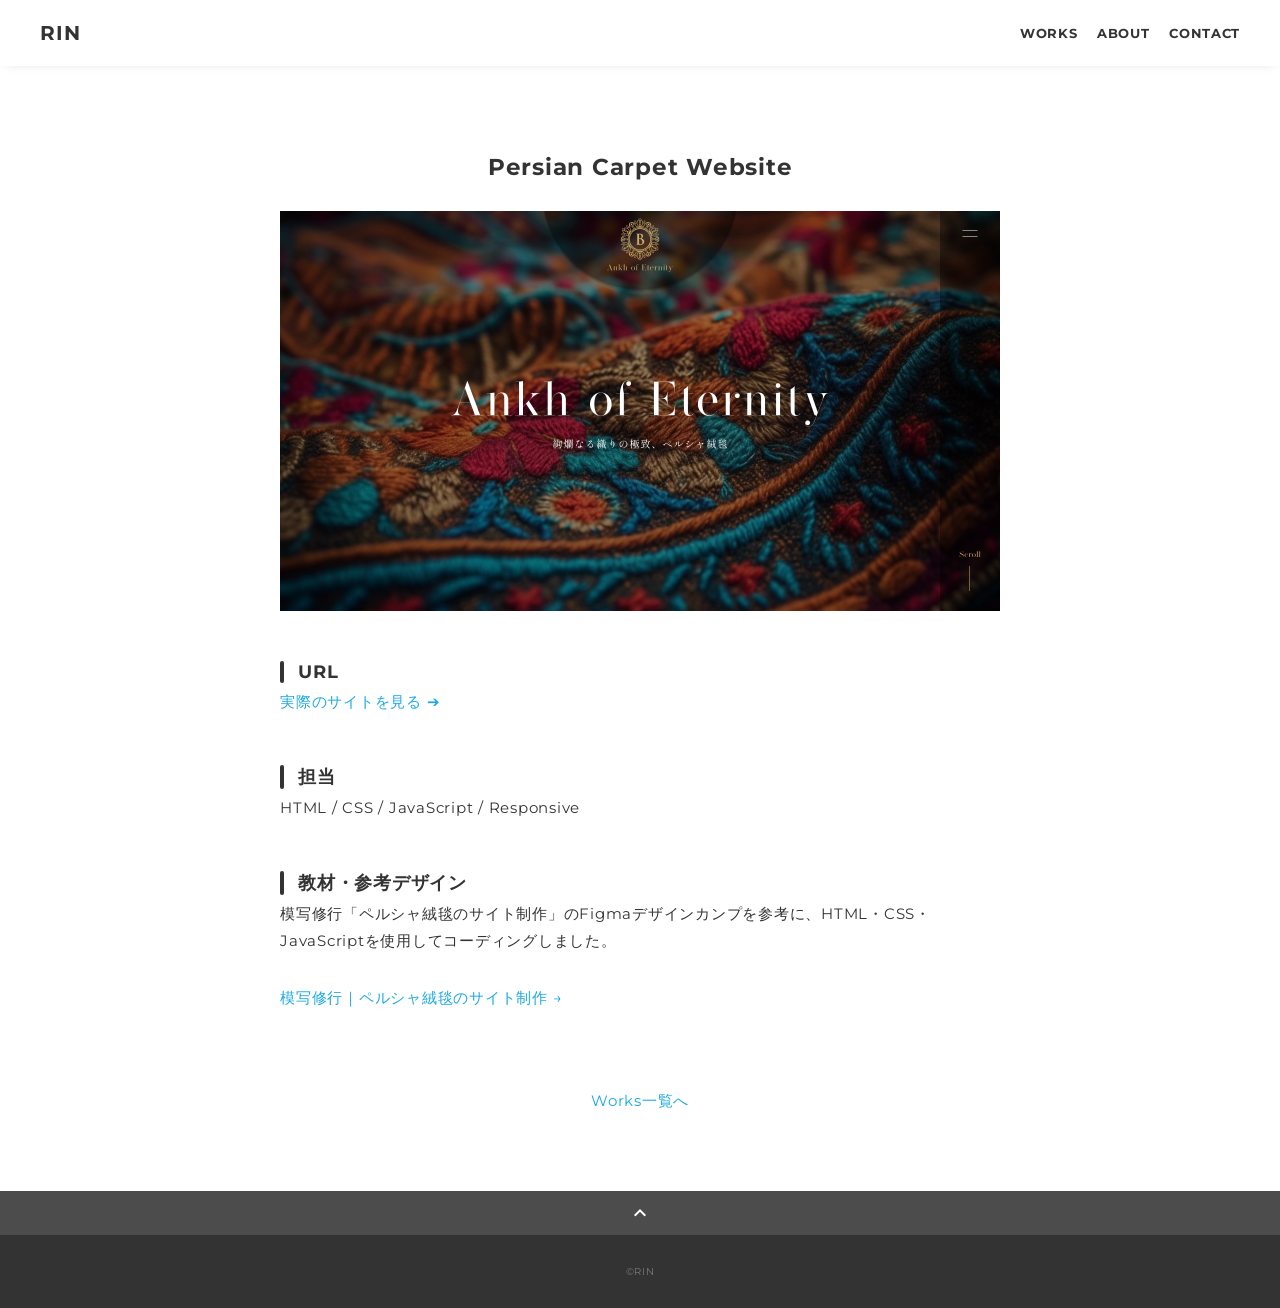
<file: works-carpet.html>
<!DOCTYPE html>
<html>

<head>
  <meta charset="utf-8">
  <meta name="viewport" content="width=device-width,initial-scale=1">
  <meta property='og:type' content='website'>
  <meta property='og:title' content='RIN ポートフォリオ'>
  <meta property='og:url' content='https://rin-2525.github.io/portfolio/'>
  <meta property='og:description' content='RINのWeb制作ポートフォリオサイトです。'>
  <meta property="og:image" content="https://rin-2525.github.io/portfolio/img/ogp.png">
  <meta name="description" content="RINのWeb制作ポートフォリオサイトです。" />
  <title>RIN ポートフォリオ</title>
  <link rel="preconnect" href="https://fonts.gstatic.com">
  <link href="https://fonts.googleapis.com/css2?family=Montserrat:wght@400;700&display=swap" rel="stylesheet">
  <link href="https://fonts.googleapis.com/css?family=Material+Icons+Outlined" rel="stylesheet">
  <link href="css/ress.css" media="all" rel="stylesheet" type="text/css" />
  <link href="css/style.css" media="all" rel="stylesheet" type="text/css" />
  <link rel="shortcut icon" href="img/favicon.ico" />
  <link rel="canonical" href="https://rin-2525.github.io/portfolio/">
</head>

<body>
  <div class="wrapper">

    <!-- header -->
    <header class="header ">
      <div class="container">
        <h1 class="header-logo">
          <a href=".">RIN</a>
        </h1>
        <nav class="gnav">
          <ul class="gnav-list">
            <li class="gnav-item"><a href="index.html#works">WORKS</a></li>
            <!-- <li class="gnav-item"><a href="./#skill">SKILL</a></li> -->
            <li class="gnav-item"><a href="index.html#about">ABOUT</a></li>
            <li class="gnav-item"><a href="index.html#contact">CONTACT</a></li>
          </ul>
        </nav>
      </div>
    </header>
    <!-- /header -->

    <main class="content">

      <article class="article">
        <div class="article-container">
          <h2 class="article-title">Persian Carpet Website</h2>
          <div class="article-body">
            <p>
              <img src="img/carpet.png" alt="Persian Carpet Website">
            </p>

            <h3>URL</h3>
            <p><a href="works/Persian carpet website/index.html" target="_blank" rel="noopener">実際のサイトを見る ➔</a></p>
            <h3>担当</h3>
            <p>HTML / CSS / JavaScript / Responsive</p>

            <h3>教材・参考デザイン</h3>
            <p>
              模写修行「ペルシャ絨毯のサイト制作」のFigmaデザインカンプを参考に、HTML・CSS・JavaScriptを使用してコーディングしました。
            </p>
            <p>
              <a href="https://moshashugyo.com/lessons/ankh-of-eternity/" target="_blank" rel="noopener">
                模写修行｜ペルシャ絨毯のサイト制作 →
              </a>
            </p>

          </div>
          <div class="home-link">
            <a href="index.html#works">Works一覧へ</a>
          </div>
        </div>
      </article>

      <div class="page-top" id="js-page-top">
        <span class="material-icons-outlined">expand_less</span>
      </div>
    </main>

    <!-- footer -->
    <footer class="footer">
      <div class="copyright">&copy;RIN</div>
    </footer>
    <!-- /footer -->

  </div>
  <script src="https://ajax.googleapis.com/ajax/libs/jquery/3.5.1/jquery.min.js"></script>
  <script type='text/javascript' src="js/script.js"></script>
</body>

</html>
</file>
<file: css/ress.css>
/*!
 * ress.css • v3.0.1
 * MIT License
 * github.com/filipelinhares/ress
 */

/* # =================================================================
   # Global selectors
   # ================================================================= */

html {
  box-sizing: border-box;
  word-break: normal;
  -moz-tab-size: 4;
  tab-size: 4;

  -webkit-text-size-adjust: 100%; /* Prevent adjustments of font size after orientation changes in iOS */
}

*,
::before,
::after {
  box-sizing: inherit;
  background-repeat: no-repeat; /* Set `background-repeat: no-repeat` to all elements and pseudo elements */
}

::before,
::after {
  vertical-align: inherit;
  text-decoration: inherit; /* Inherit text-decoration and vertical align to ::before and ::after pseudo elements */
}

* {
  margin: 0;
  padding: 0; /* Reset `padding` and `margin` of all elements */
}

/* # =================================================================
   # General elements
   # ================================================================= */

hr {
  overflow: visible; /* Show the overflow in Edge and IE */
  height: 0; /* Add the correct box sizing in Firefox */
}

details,
main {
  display: block; /* Render the `main` element consistently in IE. */
}

summary {
  display: list-item; /* Add the correct display in all browsers */
}

small {
  font-size: 80%; /* Set font-size to 80% in `small` elements */
}

[hidden] {
  display: none; /* Add the correct display in IE */
}

abbr[title] {
  /* Add the correct text decoration in Chrome, Edge, IE, Opera, and Safari */
  text-decoration: underline;
  text-decoration: underline dotted;
  border-bottom: none; /* Remove the bottom border in Chrome 57 */
}

a {
  background-color: transparent; /* Remove the gray background on active links in IE 10 */
}

a:active,
a:hover {
  outline-width: 0; /* Remove the outline when hovering in all browsers */
}

code,
kbd,
pre,
samp {
  font-family: monospace, monospace; /* Specify the font family of code elements */
}

pre {
  font-size: 1em; /* Correct the odd `em` font sizing in all browsers */
}

b,
strong {
  font-weight: bolder; /* Add the correct font weight in Chrome, Edge, and Safari */
}

/* https://gist.github.com/unruthless/413930 */
sub,
sup {
  position: relative;
  font-size: 75%;
  line-height: 0;
  vertical-align: baseline;
}

sub {
  bottom: -.25em;
}

sup {
  top: -.5em;
}

/* # =================================================================
   # Forms
   # ================================================================= */

input {
  border-radius: 0;
}

/* Replace pointer cursor in disabled elements */
[disabled] {
  cursor: default;
}

[type="number"]::-webkit-container-spin-button,
[type="number"]::-webkit-outer-spin-button {
  height: auto; /* Correct the cursor style of increment and decrement buttons in Chrome */
}

[type="search"] {
  outline-offset: -2px; /* Correct the outline style in Safari */

  -webkit-appearance: textfield; /* Correct the odd appearance in Chrome and Safari */
}

[type="search"]::-webkit-search-decoration {
  -webkit-appearance: none; /* Remove the container padding in Chrome and Safari on macOS */
}

textarea {
  overflow: auto; /* Internet Explorer 11+ */
  resize: vertical; /* Specify textarea resizability */
}

button,
input,
optgroup,
select,
textarea {
  font: inherit; /* Specify font inheritance of form elements */
}

optgroup {
  font-weight: bold; /* Restore the font weight unset by the previous rule */
}

button {
  overflow: visible; /* Address `overflow` set to `hidden` in IE 8/9/10/11 */
}

button,
select {
  text-transform: none; /* Firefox 40+, Internet Explorer 11- */
}

/* Apply cursor pointer to button elements */
button,
[type="button"],
[type="reset"],
[type="submit"],
[role="button"] {
  cursor: pointer;
  color: inherit;
}

/* Remove container padding and border in Firefox 4+ */
button::-moz-focus-container,
[type="button"]::-moz-focus-container,
[type="reset"]::-moz-focus-container,
[type="submit"]::-moz-focus-container {
  padding: 0;
  border-style: none;
}

/* Replace focus style removed in the border reset above */
button:-moz-focusring,
[type="button"]::-moz-focus-container,
[type="reset"]::-moz-focus-container,
[type="submit"]::-moz-focus-container {
  outline: 1px dotted ButtonText;
}

button,
html [type="button"],
/* Prevent a WebKit bug where (2) destroys native `audio` and `video`controls in Android 4 */
[type="reset"],
[type="submit"] {
  -webkit-appearance: button; /* Correct the inability to style clickable types in iOS */
}

/* Remove the default button styling in all browsers */
button,
input,
select,
textarea {
  border-style: none;
  background-color: transparent;
}

/* Style select like a standard input */
select {
  -webkit-appearance: none; /* Chrome 41+ */
  -moz-appearance: none; /* Firefox 36+ */
}

select::-ms-expand {
  display: none; /* Internet Explorer 11+ */
}

select::-ms-value {
  color: currentColor; /* Internet Explorer 11+ */
}

legend {
  display: table; /* Correct the text wrapping in Edge and IE */
  max-width: 100%; /* Correct the text wrapping in Edge and IE */
  max-width: 100%; /* Correct the text wrapping in Edge 18- and IE */
  white-space: normal; /* Correct the text wrapping in Edge and IE */
  color: inherit; /* Correct the color inheritance from `fieldset` elements in IE */
  border: 0; /* Correct `color` not being inherited in IE 8/9/10/11 */
}

::-webkit-file-upload-button {
  font: inherit; /* Change font properties to `inherit` in Chrome and Safari */
  color: inherit;
  /* Correct the inability to style clickable types in iOS and Safari */

  -webkit-appearance: button;
}

/* # =================================================================
   # Specify media element style
   # ================================================================= */

img {
  border-style: none; /* Remove border when inside `a` element in IE 8/9/10 */
}

/* Add the correct vertical alignment in Chrome, Firefox, and Opera */
progress {
  vertical-align: baseline;
}

/* # =================================================================
   # Accessibility
   # ================================================================= */

/* Hide content from screens but not screenreaders */
@media screen {
  [hidden~="screen"] {
    display: inherit;
  }
  [hidden~="screen"]:not(:active):not(:focus):not(:target) {
    position: absolute !important;
    clip: rect(0 0 0 0) !important;
  }
}

/* Specify the progress cursor of updating elements */
[aria-busy="true"] {
  cursor: progress;
}

/* Specify the pointer cursor of trigger elements */
[aria-controls] {
  cursor: pointer;
}

/* Specify the unstyled cursor of disabled, not-editable, or otherwise inoperable elements */
[aria-disabled] {
  cursor: default;
}
</file>
<file: css/style.css>
body {
  font-family: "Montserrat", "Helvetica Neue", Arial, "Hiragino Kaku Gothic ProN", "Hiragino Sans", Meiryo, sans-serif;
  font-size: 15px;
  letter-spacing: .05em;
  color: #333;
}

a {
  transition: opacity .3s;
  text-decoration: none;
  color: #1ca9e3;
}

img {
  max-width: 100%;
  height: auto;
  vertical-align: bottom;
  border-style: none;
}



.pc-only {
  display: block;
}

.sp-only {
  display: none;
}

/*--------------------------------
 レイアウト
---------------------------------*/
.wrapper {
  padding-top: 73px;
}

.section {
  padding: 90px 0;
}

.section:nth-of-type(odd) {
  background-color: #f7f7f7;
}

.container {
  max-width: 1340px;
  margin: 0 auto;
  padding: 0 40px;
}

/*--------------------------------
 見出し
---------------------------------*/
.title {
  font-size: 34px;
  font-weight: bold;
  line-height: 1;
  margin-bottom: 40px;
  text-align: center;
  letter-spacing: .05em;
  color: #333;
}

.lead {
  font-size: 16px;
  line-height: 1.8;
  margin-bottom: 30px;
}

/*--------------------------------
ヘッダー
---------------------------------*/
.header {
  position: fixed;
  top: 0;
  z-index: 1;
  width: 100%;
  background-color: #fff;
  box-shadow: 0 5px 10px -6px rgba(0, 0, 0, .1);
}

.header .container {
  display: flex;
  align-items: center;
  justify-content: space-between;
  padding: 20px 40px;
}

.header-logo {
  font-size: 20px;
  font-weight: bold;
  line-height: 1.2;
  margin-right: 20px;
  letter-spacing: .05em;
}

.header-logo a {
  color: #333;
}

.gnav-list {
  display: flex;
  justify-content: space-between;
  list-style: none;
}

.gnav-item:not(:last-child) {
  margin-right: 20px;
}

.gnav-item a {
  position: relative;
  font-size: 13px;
  font-weight: bold;
  display: inline-block;
  padding: 5px 0;
  transition: .3s;
  letter-spacing: .05em;
  color: #333;
}

.gnav-item a:after {
  position: absolute;
  bottom: 0;
  left: 50%;
  width: 0;
  height: 3px;
  content: "";
  transition: .3s;
  -webkit-transform: translateX(-50%);
  transform: translateX(-50%);
  background-color: #333;
}

.gnav-item a:hover:after {
  width: 100%;
}

/*--------------------------------
 メインビジュアル
---------------------------------*/
.mv {
  display: flex;
  align-items: center;
  justify-content: center;
  height: 85vh;
  text-align: center;
}

.mv-container {
  padding: 0 40px;
}

.mv-title {
  font-size: 60px;
  font-weight: bold;
  line-height: 1.2;
  margin-bottom: 5px;
  letter-spacing: .1em;
}

.mv-subtitle {
  font-size: 20px;
  font-weight: bold;
  line-height: 1;
  margin-bottom: 40px;
  letter-spacing: .08em;
}

.mv-text {
  font-size: 16px;
  line-height: 1.8;
}

/*--------------------------------
 Works
---------------------------------*/
.works-list {
  display: flex;
  flex-wrap: wrap;
  margin-bottom: -40px;
}

.works-item {
  width: 31.74603%;
  margin-right: 1.58730%;
  margin-bottom: 40px;
  color: #333;
}

.works-item:hover {
  opacity: .9;
}

.works-item:nth-of-type(3n) {
  margin-right: 0;
}

.works-img {
  width: 100%;
  height: 300px;
  display: flex;
  align-items: center;
  justify-content: center;
  background-color: #fff;
  border: 1px solid #e6e6e6;
}

.works-img img {
  width: 100%;
  height: auto;
  display: block;
}

.works-name {
  font-size: 12px;
  font-weight: bold;
  margin-top: 8px;
}

.works-info {
  font-size: 10px;
  margin-top: 5px;
}

/*--------------------------------
 Skill
---------------------------------*/
.skill-list {
  display: flex;
  flex-wrap: wrap;
  justify-content: space-between;
  margin-bottom: -50px;
}

.skill-item {
  display: flex;
  align-items: flex-start;
  justify-content: space-between;
  width: 48%;
  margin-bottom: 50px;
}

.skill-img {
  width: 60px;
  height: auto;
  margin-right: 20px;
}

.skill-body {
  flex: 1;
}

.skill-name {
  margin-bottom: 10px;
}

.skill-text {
  font-size: 14px;
  line-height: 1.8;
}

/*--------------------------------
 About
---------------------------------*/
.profile {
  display: flex;
  flex-wrap: wrap;
  max-width: 800px;
  margin: 0 auto;
}

.profile-img {
  width: 20%;
  margin-right: 30px;
  border-radius: 50%;
}

.profile-img img {
  border-radius: 50%;
}

.profile-body {
  flex: 1;
}

.profile-body p {
  font-size: 15px;
  line-height: 1.8;
}

.profile-body p:not(:last-child) {
  margin-bottom: 30px;
}

/*--------------------------------
 Contact
---------------------------------*/
.contact {
  text-align: center;
}

.contact-item:not(:last-child) {
  margin-right: 10px;
}

.contact-text {
  margin-top: 10px;
}

/*--------------------------------
 ページトップ
---------------------------------*/
.page-top {
  font-weight: bold;
  padding: 10px;
  cursor: pointer;
  text-align: center;
  background-color: #4c4c4c;
}

.page-top .material-icons-outlined {
  vertical-align: bottom;
  color: #fff;
}

/*--------------------------------
 フッター
---------------------------------*/
.footer {
  padding: 30px;
  background-color: #333;
}

.copyright {
  font-size: 10px;
  text-align: center;
  color: #797979;
}

/*--------------------------------
 下層：Worksページ
---------------------------------*/
.article {
  padding: 80px 0;
}

.article-container {
  max-width: 1040px;
  margin: 0 auto;
  padding: 0 20px;
}

.article-title {
  margin-bottom: 30px;
  text-align: center;
}

.article-body {
  max-width: 720px;
  margin: 0 auto;
  margin-bottom: 80px;
}

.article-body h3 {
  position: relative;
  font-size: 18px;
  margin-bottom: 5px;
  padding-left: 1em;
}

.article-body h3:not(:first-child) {
  margin-top: 50px;
}

.article-body h3::before {
  position: absolute;
  top: 0;
  left: 0;
  width: 4px;
  height: 100%;
  content: "";
  border-radius: 3px;
  background-color: #333;
}

.article-body p {
  font-size: 15px;
  line-height: 1.8;
  margin-bottom: 30px;
}

.home-link {
  text-align: center;
}

/*media Queries 767
----------------------------------------------------*/
@media screen and (max-width: 767px) {
  body {
    font-size: 14px;
  }

  .pc-only {
    display: none;
  }

  .sp-only {
    display: block;
  }

  /* 見出し */
  .title {
    font-size: 26px;
    margin-bottom: 20px;
  }

  .lead {
    font-size: 14px;
    line-height: 1.7;
    margin-bottom: 20px;
  }

  /* レイアウト */
  .wrapper {
    padding-top: 57px;
  }

  .section {
    padding: 60px 0;
  }

  .container {
    padding: 0 20px;
  }

  /* ヘッダー */
  .header .container {
    padding: 15px;
  }

  .header-logo {
    font-size: 15px;
    margin-right: 15px;
  }

  .gnav-item:not(:last-child) {
    margin-right: 10px;
  }

  .gnav-item a {
    font-size: 10px;
  }

  .gnav-item a:after {
    display: none;
  }

  /*  メインビジュアル */
  .mv {
    height: 75vh;
  }

  .mv-container {
    padding: 0 20px;
  }

  .mv-title {
    font-size: 30px;
  }

  .mv-subtitle {
    font-size: 16px;
    margin-bottom: 20px;
  }

  .mv-text {
    font-size: 14px;
    line-height: 1.7;
  }

  /* Works */
  .works-name {
    font-size: 12px;
  }

  .works-info {
    margin-top: 3px;
  }

  .works-list {
    justify-content: space-between;
  }

  .works-item {
    flex: 0 0 48%;
    margin-right: 0;
    margin-bottom: 30px;
  }

  /* Skill */
  .skill-list {
    display: block;
    margin-bottom: 0;
  }

  .skill-item {
    width: 100%;
    margin-bottom: 35px;
  }

  .skill-item:last-child {
    margin-bottom: 0;
  }

  .skill-name {
    margin-bottom: 5px;
  }

  .skill-text {
    font-size: 13px;
    line-height: 1.7;
  }

  /* About */
  .profile {
    display: block;
  }

  .profile-img {
    width: 150px;
    margin: 0 auto;
    margin-bottom: 25px;
  }

  .profile-body p {
    font-size: 14px;
    line-height: 1.7;
  }

  .profile-body p:not(:last-child) {
    margin-bottom: 20px;
  }

  /* フッター */
  .footer {
    padding: 20px;
  }

  /* 下層ページ */
  .article {
    padding: 50px 0;
  }

  .article-body h3 {
    font-size: 16px;
    padding-left: .8em;
  }

  .article-body h3:not(:first-child) {
    margin-top: 30px;
  }

  .article-body p {
    font-size: 14px;
    line-height: 1.7;
    margin-bottom: 20px;
  }
}
</file>
<file: works/cafe website/style.css>
*,
*::before,
*::after {
    margin: 0;
    padding: 0;
    box-sizing: border-box;
}

body {
    color: #333;
    font-family: "Helvetica Neue", "Arial", "Hiragino Sans",
        "Hiragino Kaku Gothic ProN", "Meiryo", sans-serif;
    font-size: 0.9rem;
    line-height: 1.7;
}

img {
    max-width: 100%;
    height: auto;
    vertical-align: bottom;
}

ul,
ol {
    list-style: none;
}

#header {
    position: relative;
    width: 100%;
    min-height: 100vh;

    display: flex;
    justify-content: center;
    align-items: center;

    background-image: url("img/mainvisual.jpg");
    background-size: cover;
    background-position: center;
}

#header nav {
    position: absolute;
    top: 30px;
    right: 30px;
}

#header nav ul {
    display: flex;
    gap: 30px;
}

#header nav a {
    color: #fff;
    font-weight: bold;
    text-decoration: none;
    text-shadow: 1px 1px 3px #333;
}

.site-title {
    padding: 0 16px;
    text-align: center;
    position: absolute;
    top: 45%;
    left: 0;
    right: 0;
    filter: drop-shadow(1px 1px 10px #c0c0c0);
}

.sec-title {
    width: 100%;
    color: #fff;
    text-align: center;
    position: absolute;
    top: 30%;
    font-size: 4.5rem;
}

.fixed-bg {
    height: 300px;
    background-size: cover;
    background-position: center;
    background-attachment: fixed;
}





#menu {
    margin-top: 20px;
}

#menu .menu-img {
    background-image: url("img/menu.jpg");
    position: relative;
}

.menu-content {
    display: flex;
}

.menu-item {
    width: 50%;
    padding: 0 45px;
}

.wrapper {
    max-width: 1000px;
    margin: 0 auto;
    padding: 90px 16px 150px;
    text-align: center;
}

#menu .menu-item:first-child {
    border-right: 1px solid #000;
}

#menu .menu-item dl {
    display: flex;
    flex-wrap: wrap;
    text-align: left;
}

#menu .menu-item dt {
    width: 87%;
    border-bottom: dotted 1px #000;
    margin-bottom: 25px;
}

#menu .menu-item dd {
    width: 13%;
    text-align: right;
    padding-top: 8px;
}

.item-title {
    font-size: 2.5rem;
    display: inline-block;
    border-bottom: solid 6px #e03131;
    margin-bottom: 70px;
}

#menu .menu-item dl.food {
    margin-bottom: 55px;
}




#about {
    margin-top: 20px;
}

#about .about-img {
    background-image: url("img/about.jpg");
    position: relative;
}

#about ul {
    display: flex;
    flex-wrap: wrap;
    margin-bottom: 40px;
}

#about li {
    width: 50%;
    text-align: left;
    line-height: 2;
    padding: 2%;
}

#about .btn {
    width: 160px;
    height: 50px;
    display: inline-block;
    line-height: 3.5;
    color: #000;
    position: relative;
}

#about .btn span {
    position: relative;
    display: block;
    width: 100%;
    height: 100%;
}

#about .btn::before {
    content: "";
    position: absolute;
    right: 0;
    bottom: 0;
    width: 2px;
    height: 50%;
    background: #e03131;
}

#about .btn::after {
    content: "";
    position: absolute;
    right: 0;
    bottom: 0;
    width: 20%;
    height: 2px;
    background: #e03131;
}

#about .btn span::before {
    content: "";
    position: absolute;
    left: 0;
    top: 0;
    width: 2px;
    height: 50%;
    background: #e03131;
}

#about .btn span::after {
    content: "";
    position: absolute;
    left: 0;
    top: 0;
    width: 20%;
    height: 2px;
    background: #e03131;
}

#about .btn::before,
#about .btn::after,
#about .btn span::before,
#about .btn span::after {
    transition: all 0.3s ease;
}

#about .btn:hover::before,
#about .btn:hover span::before {
    height: 100%;
}

#about .btn:hover::after,
#about .btn:hover span::after {
    width: 100%;
}





#location {
    margin-top: 20px;
}

#location .location-img {
    background-image: url("img/location.jpg");
    position: relative;
}

#location .item-map {
    filter: grayscale(1);
}

#location .item-map iframe {
    width: 100%;
    height: 400px;
    border: 0;
}

#location .item-info {
    text-align: left;
}

#location .item-info p {
    margin-bottom: 10px;
}



#footer {
    font-size: 0.5rem;
    padding: 10px 0;
    text-align: center;
}





@media screen and (max-width: 767px) {

    .fixed-bg {
        height: 94px;
        background-attachment: scroll;
    }

    .wrapper {
        padding: 30px 16px 60px;
    }

    .sec-title {
        font-size: 2rem;
        top: 26%;
    }

    .item-title {
        font-size: 1.2rem;
        margin-bottom: 25px;
    }

    #header nav {
        top: 20px;
        right: 40px;
    }

    #menu {
        margin-top: 10px;
    }

    #menu .menu-content {
        flex-direction: column;
    }

    #menu .menu-item {
        width: 100%;
        padding: 0;
    }

    #menu .menu-item:first-child {
        border-right: none;
    }

    #menu .menu-item dl.food {
        margin-bottom: 10px;
    }



    #about li {
        width: 100%;
    }
}
</file>
<file: works/Persian carpet website/style.css>
/* ====================
   Reset
==================== */

*,
*::before,
*::after {
    box-sizing: border-box;
}

html,
body {
    margin: 0;
    padding: 0;
}

h1,
h2,
h3,
h4,
p,
figure,
blockquote {
    margin: 0;
}

ul,
ol {
    margin: 0;
    padding: 0;
    list-style: none;
}

img,
picture {
    max-width: 100%;
}

img {
    display: block;
}

button,
input,
textarea,
select {
    font: inherit;
}



/* ====================
   Base
==================== */

body {
    background-color: #EEEDEA;
    min-height: 100vh;
    line-height: 1.5;
}

a {
    color: inherit;
    text-decoration: none;
}


body.no-scroll {
    overflow: hidden;
}


/* ====================
   使用フォント
==================== */

body,
.menu a span,
.information-inner h2 span,
.subpages-content span,
.footer-inner h2 span {
    font-family: "Shippori Mincho", serif;
    font-weight: 400;
    color: #fff;
}

.font-medium {
    font-family: "Shippori Mincho", serif;
    font-weight: 500;
    color: #fff;
}

.bg-text,
.hero-content h1,
.news-list time,
h2,
.menu a,
.ankh-english,
h3,
.image-wrapper span,
.information-inner div a span:first-child,
.copyright p {
    font-family: "Bodoni Moda", serif;
    font-weight: 400;
    color: #fff;
}





/* ====================
       共通パーツ
==================== */

/* ====================
    見出し下のライン
==================== */
.line {
    position: relative;
    padding-bottom: 1rem;
    margin-bottom: 1.5rem;
}

.line::before {
    content: "";
    position: absolute;
    left: 0;
    bottom: 0;
    width: 3rem;
    height: 1px;
    background: #fff;
}

.line::after {
    content: "";
    position: absolute;
    left: 3.5rem;
    bottom: -0.25rem;
    width: 0.4rem;
    height: 0.5rem;
    border-left: 1px solid #fff;
    border-right: 1px solid #fff;
}

/* ====================
　　   背景文字
==================== */
.bg-text-wrapper {
    position: absolute;
    left: 0;
    width: 100%;
    height: 100%;
    overflow: hidden;
    pointer-events: none;
}

.bg-text {
    font-size: 14.5rem;
    color: #6E3F08;
    opacity: 0.05;
    white-space: nowrap;
    margin: 0;
    letter-spacing: 0.8rem;
}



/* ====================
　　　　　矢印
==================== */
/* 矢印共通 */
.arrow-action,
.news-list li a span:last-child {
    font-family: "Zen Kaku Gothic Antique", sans-serif;
    font-weight: 400;
    color: #DFA767;
    font-size: 1.2rem;
}

/* 丸型矢印 */
.arrow-action {
    display: inline-flex;
    justify-content: center;
    align-items: center;
    width: 4rem;
    aspect-ratio: 1;
    border: 1px solid #DFA767;
    border-radius: 50%;
}



/* ====================
    　　改行位置
==================== */

.sp-br {
    display: none;
}



/* ====================
     header
==================== */

header {
    background-image: linear-gradient(rgba(0, 0, 0, 0.4), rgba(0, 0, 0, 0.4)),
        url("img/fv.jpg");
    height: 100vh;
    min-height: 500px;
    background-size: cover;
    background-position: center;
    position: relative;
}

.sidebar {
    background-color: rgba(0, 0, 0, 0.4);
    width: 8.33%;
    height: 100vh;
    position: fixed;
    top: 0;
    right: 0;

    display: flex;
    flex-direction: column;
    align-items: center;
    justify-content: space-between;
    padding: 30px 0;
    color: #DFA767;
}

.menu-open {
    width: 28px;
    height: 12px;
    background: none;
    border: none;
    border-top: 1px solid #fff;
    border-bottom: 1px solid #fff;
    padding: 0;
    cursor: pointer;
}

.sidebar p::after {
    content: "";
    display: block;
    width: 1px;
    height: 50px;
    background-color: #DFA767;
    margin: 20px auto 0;
}

.hero-content {
    height: 100%;
    display: flex;
    flex-direction: column;
    align-items: center;
    padding: 0;
    justify-content: center;
    transform: translateY(-0.5rem);
}

header::before,
.menu::before {
    content: "";
    position: absolute;
    width: 391px;
    height: 391px;
    background: rgba(0, 0, 0, 0.4);
    border-radius: 50%;
    left: 50%;
    transform: translateX(-50%);
    top: -240px;
}

header img,
.menu img {
    position: absolute;
    top: 10px;
    left: 50%;
    transform: translateX(-50%);
}

.hero-content h1 {
    font-size: 5.5rem;
    letter-spacing: 0.35rem;
    word-spacing: 0.1rem;
}

.hero-content p {
    font-size: 1.2rem;
    letter-spacing: 0.17rem;
    margin-top: 0.5rem;
}

.menu {
    position: fixed;
    inset: 0;
    z-index: 100;

    background: rgba(0, 0, 0, 0.9);

    display: flex;
    justify-content: center;
    align-items: center;
}

.menu-close {
    position: absolute;
    top: 30px;
    right: 4%;

    width: 28px;
    height: 12px;
    background: none;
    border: none;
    padding: 0;
    cursor: pointer;
}

.menu-close::before,
.menu-close::after {
    content: "";
    position: absolute;
    top: 50%;
    left: 0;
    width: 32px;
    border-top: 1px solid #fff;
}

.menu-close::before {
    transform: rotate(20deg);
}

.menu-close::after {
    transform: rotate(-20deg);
}

.menu a {
    display: flex;
    flex-direction: column;
    align-items: flex-start;
    font-size: 2rem;
    line-height: 1.2;
}

.menu a span {
    margin-top: 0.5rem;
    font-size: 0.8rem;
    letter-spacing: 0.18rem;
    opacity: 0.59;
}

.menu ul {
    display: flex;
    flex-direction: column;
    gap: 30px;
    margin-right: 48%;
}


/* ====================
   main以降のbox
==================== */

.main-inner {
    width: 91.67%;
    margin: 0;
    margin-right: auto;
}




/* ====================
   information
==================== */
#information {
    margin-top: -3.5rem;
    position: relative;
    z-index: 10;
}

#information .main-inner {
    background-color: #141B24;
    height: 445px;
    display: flex;
    justify-content: center;
    align-items: center;
}

.information-inner {
    height: 65%;
    position: relative;
    width: clamp(846px, calc(273.07px + 56.04vw), 1080px);
}

.information-inner h2 {
    font-size: 2.05rem;
    position: absolute;
    top: 0;
    left: 0;
    display: inline-flex;
    align-items: baseline;
    gap: 1rem;
}

.information-inner div {
    position: absolute;
    bottom: 0;
    left: 0;
    letter-spacing: 0.06em;
    word-spacing: 0.2em;
}

.information-inner div a span:first-child {
    font-size: 1.3rem;
    color: #DFA767;
    letter-spacing: 0.02em;
}

.news-list {
    position: absolute;
    width: 69%;
    top: 0;
    right: 0;
    border-top: 1px solid rgb(255, 255, 255, 0.1);
}

.news-list li {
    border-bottom: 1px solid rgb(255, 255, 255, 0.1);
}

.information-inner h2 span {
    font-size: 0.9rem;
    opacity: 0.59;
}

#information .arrow-action {
    margin-left: 0.9rem;
}

.news-list li a {
    display: grid;
    grid-template-columns: max-content minmax(0, 1fr) max-content;
    align-items: center;
    padding: 2.2rem 1rem;
}

.news-list time {
    font-size: 0.85rem;
    letter-spacing: 0.08rem;
}

.news-text {
    letter-spacing: 0.1rem;
    margin-left: 3rem;
}




/* ====================
   brands
==================== */
#brands .bg-text {
    transform: translate(-29.7%, -10%);
}

#brands .main-inner {
    position: relative;
    z-index: 1;
}

.brands-heading {
    text-align: center;
}

.brands-heading h2 {
    padding-top: 12.5%;
    color: #6E3F08;
    font-size: 3.6rem;
}

.brands-heading p {
    padding: 0.5% 0 6.5%;
    color: #000;
    font-size: 1.1rem;
}

.brands-list {
    display: grid;
    grid-template-columns: repeat(2, 1fr);
    column-gap: 5rem;
    row-gap: 6.5rem;
    padding: 0 9% 18.5%;
    background: url("img/brands.png") no-repeat center 210px/ 110% auto;
}


.image-wrapper {
    position: relative;
    overflow: hidden;
}

.image-wrapper span {
    position: absolute;
    right: 0.3rem;
    bottom: -4.5rem;
    z-index: 1;
    font-size: 8rem;
    opacity: 0.5;
}

.brand-info:nth-child(even) {
    margin-top: 6.2rem;
}


.brand-text {
    margin-top: 1.6rem;
    position: relative;
}

.brand-text h3 {
    color: #6E3F08;
    font-size: clamp(1.7rem, 2vw, 1.8rem);
    word-spacing: 0.2rem;
    letter-spacing: 0.06rem;
}

.brand-text p {
    margin-top: 0.2rem;
    color: #000;
    font-size: 1.1rem;
    letter-spacing: 0.12rem;
    width: calc(100% - 4rem);
}

.brand-text a {
    position: absolute;
    right: 0;
    top: 50%;
    transform: translateY(-50%);
}


/* ====================
   story
==================== */
.ankh-japanese {
    background-color: #7B1911;
}

#story article {
    display: flex;
    aspect-ratio: 1320 / 800;
}

.ankh-japanese,
.ankh-english {
    width: 50%;
    display: flex;
    justify-content: center;
    align-items: flex-end;
}

.ankh-english {
    background-image:
        linear-gradient(transparent 35%,
            rgba(0, 0, 0, 0.6) 100%),
        url("img/image.jpg");
    background-position: 44% top;
    background-repeat: no-repeat;
    background-size: 258% auto;
}

.story-content {
    line-height: 2.7;
    display: flex;
    flex-direction: column;
    justify-content: space-between;
    transform: translateY(clamp(-107px, calc(229.88px - 23.3735vw), -10px))
}

.ankh-japanese .story-content {
    width: clamp(469px, calc(7.47vw + 392.43px), 500px);
    height: auto;
}

.ankh-english .story-content {
    width: clamp(467px, calc(3.13vw + 434.89px), 480px);
    height: 323px;
}

.ankh-japanese h2 {
    font-size: 6rem;
    word-spacing: 0.03em;
    letter-spacing: 0.08em;
    line-height: 1.2;
    color: #DFA767;
    margin-bottom: clamp(50px, calc(7.23vw - 24.1px), 80px);
}

.ankh-japanese p {
    letter-spacing: clamp(0.06rem, calc(0.2313vw - 0.0882rem), 0.12rem);
}

.ankh-japanese p:first-of-type {
    margin-bottom: 14px;
}

.ankh-english p {
    opacity: 0.8;
    letter-spacing: 0.035em;
    word-spacing: 0.15em;
    font-size: 0.8rem;
}

.pc-br {
    display: inline;
}





/* ====================
   Subpages
==================== */
#subpages {
    position: relative;
}

#subpages .bg-text {
    transform: translate(-25.4%, -8%);
}

.subpages-inner {
    display: flex;
    justify-content: space-between;

    margin: 6% 4.5%;
}

.subpages-inner article {
    position: relative;
    width: 40vw;
    aspect-ratio: 576 / 336;
    overflow: hidden;
}

.subpages-inner article img {
    width: 100%;
    height: 100%;
    object-fit: cover;
}

.subpages-inner article::after {
    content: "";
    position: absolute;
    inset: 0;
    background: rgba(0, 0, 0, 0.4);
    pointer-events: none;
}

.travel-img {
    transform: scale(1.35) translate(2%, 3.5%);
}

.recruit-img {
    transform: scale(1.75) translate(3%, -16.5%);
}

.subpages-content {
    position: absolute;
    z-index: 1;

    top: 50%;
    left: 50%;
    transform: translate(-50%, -50%);
    width: clamp(280px, 87%, 501px);
    min-height: 134px;
}

.subpages-content h2 {
    margin: 0;
    display: flex;
    align-items: center;
    font-size: 2rem;
}

.subpages-content h2 span {
    font-size: 0.9rem;
    margin-left: 1rem;
    position: relative;
    top: 0.2em;
    opacity: 0.59;
}

.subpages-content p {
    position: absolute;
    bottom: 0;
    left: 0;
    margin: 0;
    font-size: clamp(14.5px, 1.1vw, 16px);
    letter-spacing: 0.1rem
}

.subpages-content .arrow-action {
    position: absolute;
    right: 0;
    top: 50%;
    transform: translateY(-50%);
    color: #fff;
    border-color: #fff;
}




/* ====================
   footer
==================== */
.footer-inner {
    background-color: #141B24;
    width: 100%;
    padding: 6%;

    display: grid;
    grid-template-columns: 1fr;
    gap: 3rem;
}

.footer-bottom {
    display: grid;
    grid-template-columns: clamp(442.28px, 20.35px + 40.95vw, 552.83px) 1fr;
    gap: clamp(1rem, calc(1rem + (100vw - 1025px) * 0.1159), 3.5rem);
}

.info {
    display: flex;
    justify-content: space-between;
    align-items: center;
}

.info-detail {
    text-align: right;
    font-size: 0.9rem;
    letter-spacing: 0.08rem;
    line-height: 1.8;
}

.sns {
    display: flex;
    justify-content: flex-end;
    align-items: center;
    gap: 20px;
    margin-top: 10%;
}

.sitemap-list {
    display: grid;
    grid-template-columns: repeat(3, 1fr);
    gap: clamp(1rem, calc(1rem + (100vw - 1025px) * 0.0463), 2.2rem);
    margin-top: 3.5rem;
    letter-spacing: clamp(0rem, calc(0.3084vw - 0.1976rem), 0.08rem);
}

.sitemap-list ul {
    display: flex;
    flex-direction: column;
    gap: 1.2rem;
    font-size: 0.85rem
}

.item-map iframe {
    aspect-ratio: 413 / 180;
    max-width: 413px;
    border: none;
    margin-top: 6%;
}

.copyright p {
    font-size: 0.75rem;
    text-align: center;
    margin: 20px 0;
}

.footer-inner h2 {
    font-size: 2.3rem;
}

.footer-inner h2 span {
    font-size: 0.9rem;
    margin-left: 2%;
    opacity: 0.59;
}




/* ====================
   Responsive
==================== */


@media (max-width: 1024px) {

    /* ====================
       背景文字
　　==================== */

    .bg-text {
        font-size: 9rem;
        letter-spacing: 0.5rem;
    }

    #brands .bg-text {
        transform: translate(clamp(-420px, calc(-644.1px + 58.6vw), -100px), -25px);
    }


    /* ====================
  　　　 information
　　==================== */


    #information .main-inner {
        height: auto;
        padding: 3rem 0rem;
    }

    .information-inner {
        width: 89%;
        height: auto;
    }

    .news-list,
    .information-inner div {
        position: static;
        width: 100%;
    }

    .information-inner h2 {
        position: relative;
        margin-bottom: 3.5rem;
    }

    .news-list li a {
        grid-template-columns: 1fr auto;
        grid-template-rows: auto auto;
        row-gap: 0.6rem;
        padding: 1.2rem 1rem;
    }

    .news-list time {
        grid-column: 1 / -1;
        grid-row: 1;
    }

    .news-text {
        grid-column: 1;
        grid-row: 2;
        margin-left: 0;
    }

    .news-list li a span:last-child {
        grid-column: 2;
        grid-row: 2;
        justify-self: end;
        align-self: start;
        margin-left: 1.1rem;
    }

    .information-inner div {
        text-align: right;
        margin-top: 3.5rem;
    }


    /* ====================
　　　　　brands
　　==================== */

    .brands-list {
        padding: 0 5% 32%;
        grid-template-columns: 1fr;
        row-gap: 3rem;

        background-size: 1120px auto;
        background-position: center bottom;
        background-repeat: no-repeat;
    }

    .brand-info:nth-child(odd) {
        margin-right: 2.8rem;
    }

    .brand-info:nth-child(even) {
        margin-top: 0;
        margin-left: 2.8rem;
    }

    .brands-heading h2 {
        padding-top: 95px;
    }

    .brands-heading p {
        padding: 0.4rem 0 2.7rem;
    }


    .brand-text {
        padding-bottom: 3rem;
    }

    .brand-text h3 {
        font-size: clamp(1.4rem, 0.751rem + 2.733vw, 2.5rem);
    }

    .brand-text p {
        font-size: clamp(0.85rem, 0.643rem + 0.87vw, 1.2rem);
    }

    .brand-text a {
        top: auto;
        bottom: 0;
        transform: none;
    }

    .image-wrapper span {
        font-size: clamp(4.5rem, 0.075rem + 18.634vw, 12rem);
        right: clamp(0.6rem, 0.128rem + 1.988vw, 1.4rem);
        bottom: clamp(-7rem, -0.004rem - 10.932vw, -2.6rem);
    }


    /* ====================
 　　　  story
　　==================== */

    #story article {
        flex-direction: column-reverse;
        height: auto;
    }

    .ankh-japanese,
    .ankh-english {
        width: 100%;
        min-height: 500px;
        padding: 0 1.2rem;
    }

    .ankh-japanese .story-content {
        margin: 3.5rem 0;
    }

    .ankh-japanese h2 {
        font-size: 4rem;
        margin-bottom: 1.8rem;
    }

    .ankh-japanese p {
        letter-spacing: 0.02rem;
        line-height: 2;
    }


    .ankh-english .story-content,
    .ankh-japanese .story-content {
        transform: none;
    }

    .ankh-english .story-content {
        width: clamp(340px, 264.44px + 19.88vw, 468px);
        height: clamp(228px, 215.53px + 3.28vw, 250px);
        line-height: 2;
        margin-bottom: 40px;
    }

    .ankh-english {
        background-position: center;
        width: 100%;
        height: clamp(380px, 55vw, 500px);
        min-height: 380px;
        background-size: cover;
    }

    .ankh-english p {
        font-size: clamp(0.69rem, 0.6318rem + 0.2455vw, 0.8rem);
    }


    .pc-br {
        display: none;
    }


    /* ====================
  　　　 footer
　　==================== */

    .footer-bottom {
        grid-template-columns: 1fr;
        gap: 2rem;
    }

    .sitemap-list {
        gap: 2.2rem;
    }

    .item-map iframe {
        width: 100%;
        height: auto;
        aspect-ratio: 340 / 148;
        max-width: none;
    }

}





@media (max-width: 767px) {

    /* ====================
  　　 main以降のbox
　　==================== */
    .main-inner {
        width: 100%;
    }


    /* ====================
    　　改行位置
    ==================== */

    .sp-br {
        display: block;
    }


    /* ====================
　　　　　矢印
　　==================== */

    #brands .arrow-action,
    #subpages .arrow-action {
        width: clamp(2.5rem, 1.028rem + 6.199vw, 4rem);
    }


    /* ====================
     header
　　==================== */

    header img,
    .menu img {
        width: 85.44px;
        height: auto;
    }

    header::before,
    .menu::before {
        width: 200px;
        height: 200px;
        top: -100px;
    }

    .hero-content {
        transform: translateY(0.5rem);
    }

    .hero-content h1 {
        font-size: 4.7rem;
        line-height: 1.15;
    }

    .hero-content p {
        font-size: 1.05rem;
        margin-top: 2rem;
    }

    .sidebar {
        background: none;
        position: absolute;
        width: auto;
        height: auto;
        top: 38px;
        right: 20px;
        padding: 0;
    }

    .sidebar p {
        display: none;
    }

    .menu-open {
        width: 40px;
    }

    .menu-close {
        top: 37px;
        right: 32px;
    }

    .menu-close::before,
    .menu-close::after {
        width: 43px;
    }

    .menu-close::before {
        transform: rotate(15deg);
    }

    .menu-close::after {
        transform: rotate(-15deg);
    }

    .menu ul {
        margin-right: 40%;
    }


    /* ====================
 　　　  Subpages
　　==================== */

    #subpages .bg-text {
        transform: translate(clamp(-420px, calc(-644.1px + 58.6vw), -100px),
                192px);
    }

    .subpages-inner {
        margin: 5rem 1.2rem;
        flex-direction: column;
        gap: 2.5rem;
    }

    .subpages-inner article {
        width: 100%;
        aspect-ratio: 340 / 224;
        max-width: 500px;
        margin-inline: auto;
    }

    .subpages-content {
        height: 65%;
    }

    .subpages-content p {
        font-size: 16px;
        width: 75%;
    }

    .subpages-content .arrow-action {
        top: auto;
        right: 0;
        bottom: 0.2rem;
        transform: none;
    }


    /* ====================
  　　　 footer
　　==================== */

    .footer-inner {
        padding: 5rem 1.2rem;
        gap: 3rem;
    }

    .info {
        flex-direction: column;
        gap: 1.3rem;
        align-items: center;
    }

    .info-detail {
        text-align: center;
    }

    .sns {
        justify-content: center;
    }

    .footer-inner h2 {
        font-size: 2rem;
    }

    .copyright p {
        letter-spacing: 0.05rem;
        margin: 25px 0;
    }

}




@media (max-width: 532px) {

    /* ====================
  　　　 footer
　　==================== */

    .sitemap-list {
        grid-template-columns: repeat(2, 1fr);
        gap: 2.3rem 1rem;
    }

    .sitemap-list ul:last-child {
        grid-column: 1 / -1;
    }

}




@media (max-height: 400px) {

    /* ====================
    　　 header
　　==================== */
    .menu {
        overflow-y: auto;
        align-items: flex-start;
        padding: 80px 0 30px;
    }

    .menu ul {
        gap: 12px;
    }

    .menu a span {
        font-size: 0.7rem;
    }
}



@media (min-width: 1441px) {

    /* ====================
 　　　  story
　　==================== */
    #story article {
        height: 800px;
        aspect-ratio: auto;
    }

    .ankh-english {
        background-position: 44% 40%;
    }


    /* ====================
  　　 footer
　　==================== */

    .footer-inner>.info,
    .footer-inner>.footer-bottom {
        max-width: 1550px;
        width: 100%;
        margin-inline: auto;
    }

    .footer-bottom {
        grid-template-columns: 1fr 1fr;
        gap: 4rem;
    }

    .item-map iframe {
        max-width: 650px;
        width: 100%;
    }


    /* ====================
　　 　  背景文字
　　==================== */

    #brands .bg-text,
    #subpages .bg-text {
        transform: translate(0, -10%);
    }

}
</file>
